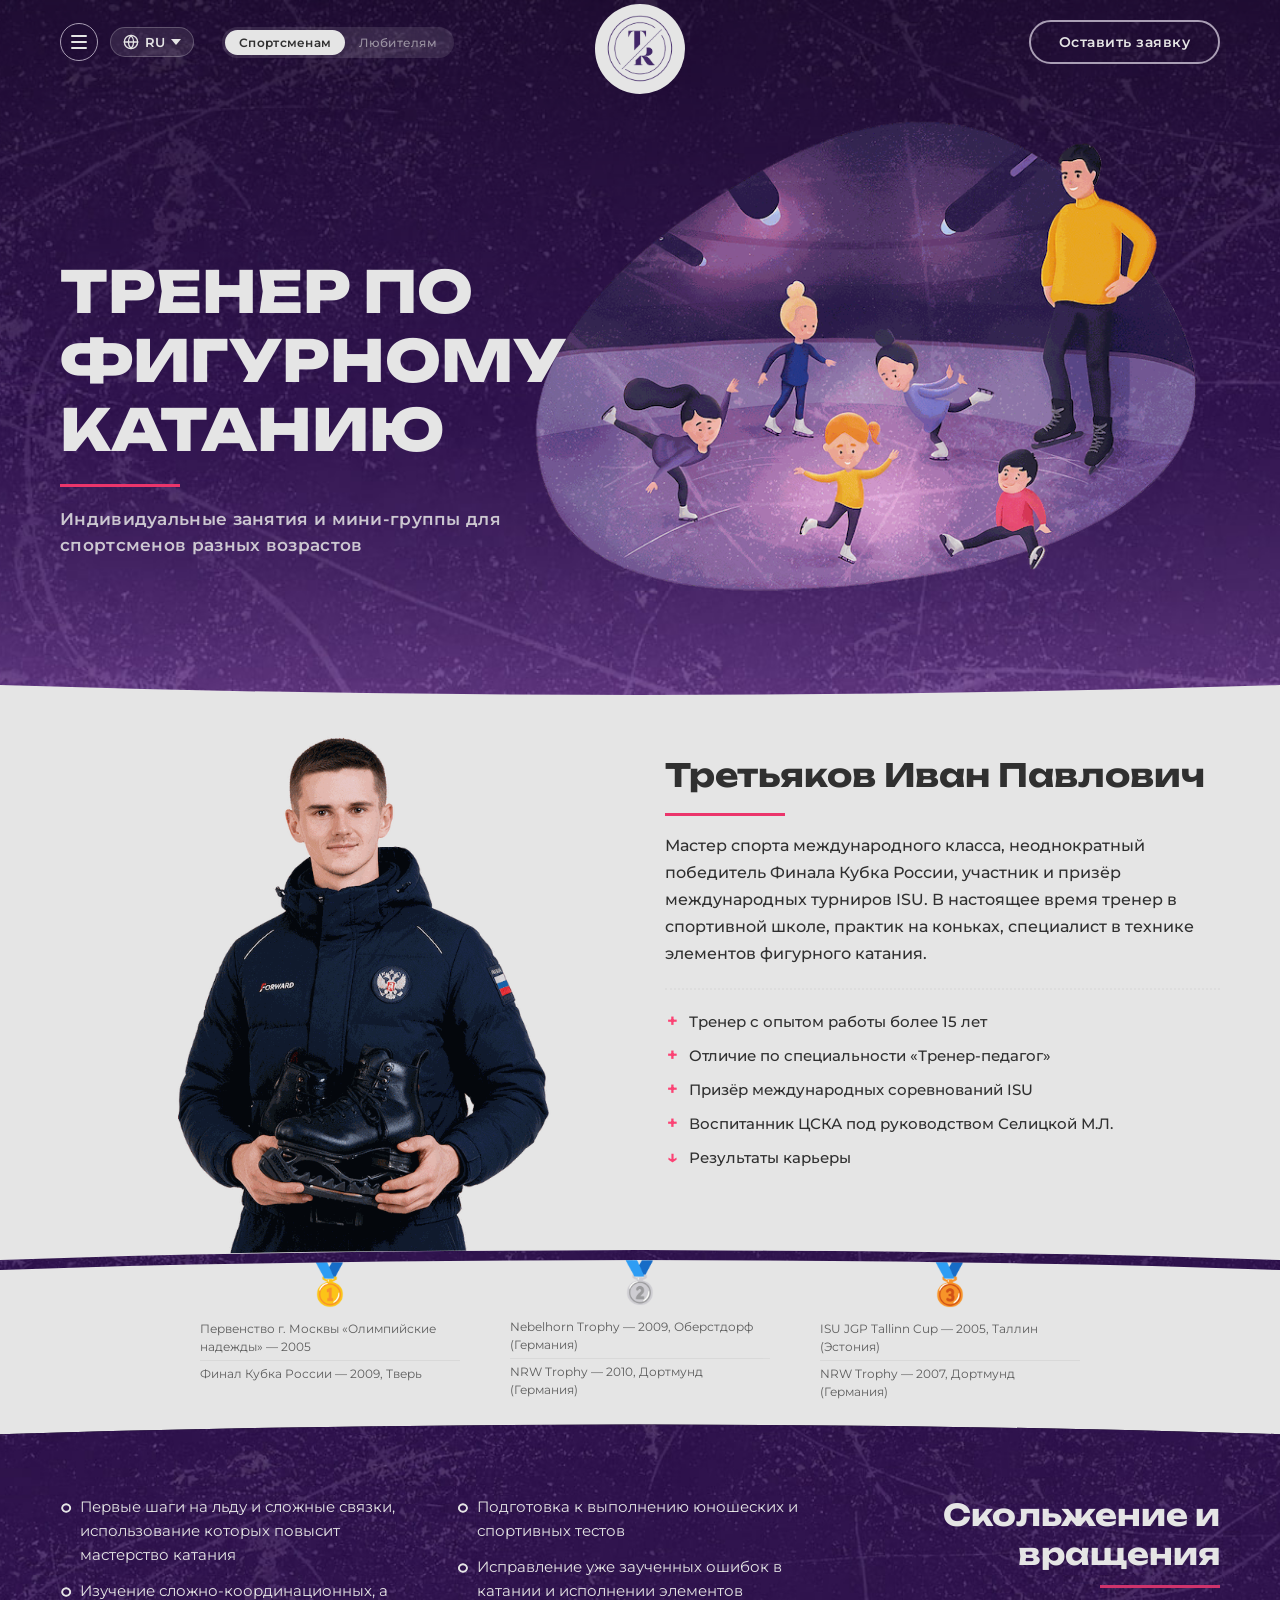
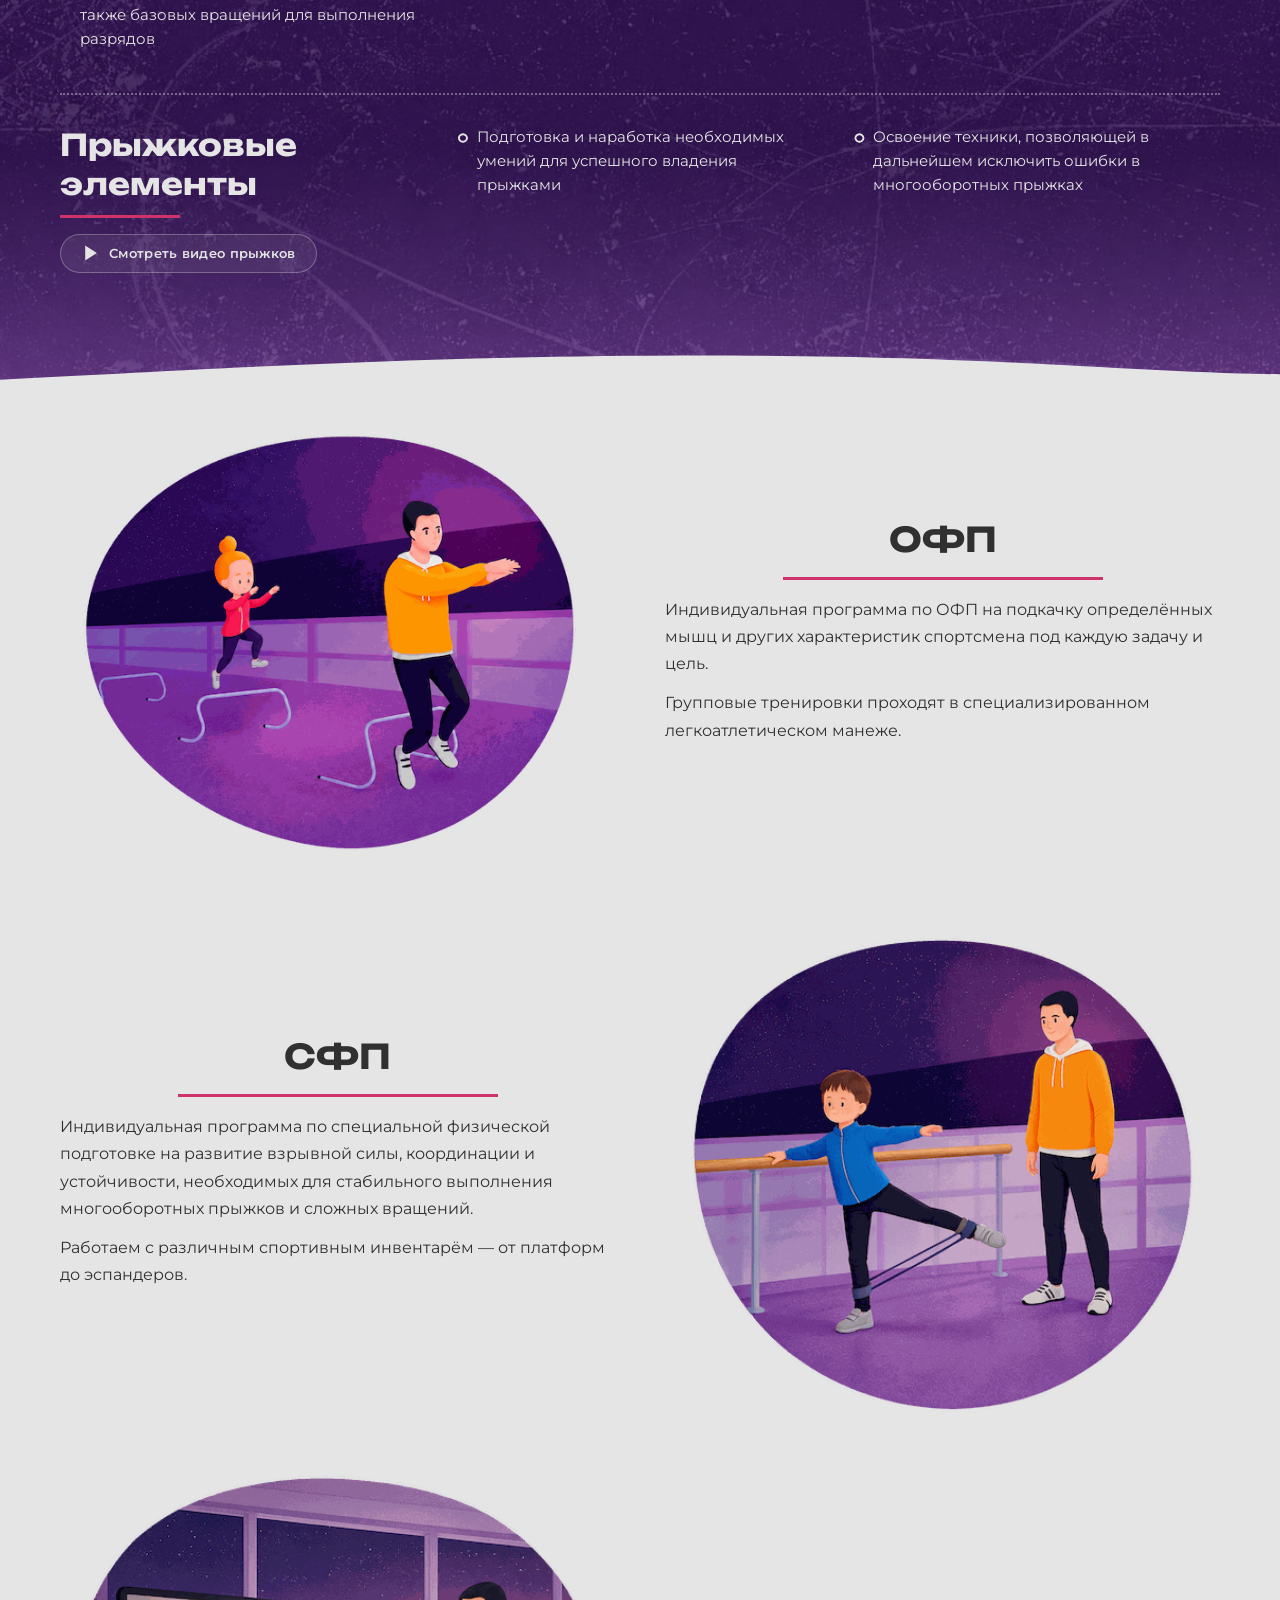
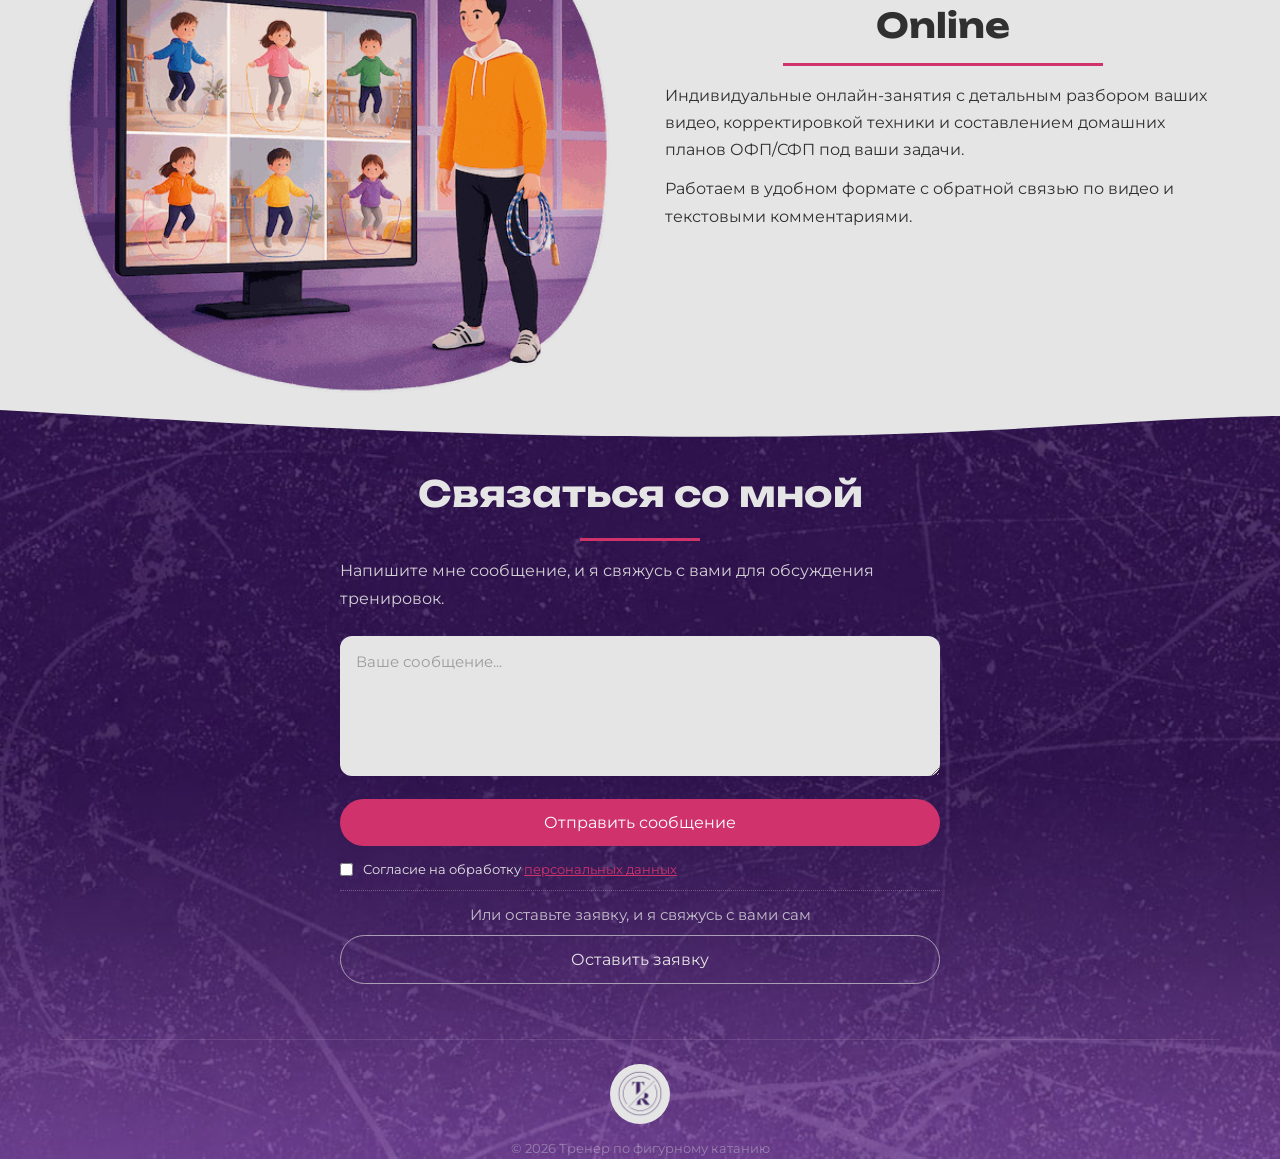
<file: index.html>
<!DOCTYPE html>
<html lang="ru">
<head>
  <meta charset="UTF-8">
  <meta name="viewport" content="width=device-width, initial-scale=1.0">
  <title>Третьяков Иван Павлович — Тренер по фигурному катанию</title>
  <meta name="description" content="Индивидуальные занятия и мини-группы по фигурному катанию. Тренер с опытом более 15 лет.">
  <meta name="keywords" content="тренер по фигурному катанию, фигурное катание, занятия на льду, индивидуальные тренировки, фигурное катание для взрослых, фигурное катание для детей, Третьяков Иван Павлович">
  <meta name="yandex-verification" content="0403a547cc320536">
  <meta name="google-site-verification" content="aSOWTiANiKYP_I5bMEklJiPYGCeZXoVBKf2HNgmAblw">
  <link rel="canonical" href="https://tretyakov-coach.ru/">
  <link rel="alternate" href="https://tretyakov-coach.ru/" hreflang="ru">
  <link rel="alternate" href="https://tretyakov-coach.ru/" hreflang="en">
  <link rel="alternate" href="https://tretyakov-coach.ru/" hreflang="zh">
  <link rel="alternate" href="https://tretyakov-coach.ru/" hreflang="th">
  <link rel="alternate" href="https://tretyakov-coach.ru/" hreflang="x-default">
  <meta property="og:type" content="website">
  <meta property="og:title" content="Третьяков Иван Павлович — Тренер по фигурному катанию">
  <meta property="og:description" content="Индивидуальные занятия и мини-группы по фигурному катанию для спортсменов и любителей любого возраста.">
  <meta property="og:url" content="https://tretyakov-coach.ru/">
  <meta property="og:image" content="https://tretyakov-coach.ru/hero.png">
  <meta property="og:locale" content="ru_RU">
  <meta name="twitter:card" content="summary_large_image">
  <meta name="twitter:title" content="Третьяков Иван Павлович — Тренер по фигурному катанию">
  <meta name="twitter:description" content="Индивидуальные занятия и мини-группы по фигурному катанию для спортсменов и любителей любого возраста.">
  <meta name="twitter:image" content="https://tretyakov-coach.ru/hero.png">
  <script type="application/ld+json">
  {
    "@context": "https://schema.org",
    "@type": "Person",
    "name": "Третьяков Иван Павлович",
    "jobTitle": "Тренер по фигурному катанию",
    "description": "Мастер спорта международного класса, тренер по фигурному катанию с опытом более 15 лет.",
    "url": "https://tretyakov-coach.ru/",
    "sameAs": [],
    "image": "https://tretyakov-coach.ru/trainer.png",
    "knowsAbout": ["Figure Skating", "Coaching", "Sports Training"],
    "sport": "Figure Skating"
  }
  </script>
  <link rel="preconnect" href="https://fonts.googleapis.com">
  <link rel="preconnect" href="https://fonts.gstatic.com" crossorigin>
  <link href="https://fonts.googleapis.com/css2?family=Montserrat:wght@400;500;600;700&family=Unbounded:wght@700&display=swap" rel="stylesheet">
  <link rel="icon" href="logo-circle.png" type="image/png" sizes="90x90">
  <link rel="apple-touch-icon" href="logo-circle.png">
  <link rel="stylesheet" href="css/style.css">
  <script src="js/script.js" defer></script>
  <!-- Google tag (gtag.js) -->
  <script async src="https://www.googletagmanager.com/gtag/js?id=G-9GNCLWC8VE"></script>
  <script>window.dataLayer=window.dataLayer||[];function gtag(){dataLayer.push(arguments);}gtag('js',new Date());gtag('config','G-9GNCLWC8VE');</script>
  <!-- Yandex.Metrika counter -->
   <script>
    (function(m,e,t,r,i,k,a){m[i]=m[i]||function(){(m[i].a=m[i].a||[]).push(arguments)};m[i].l=1*new Date();for(var j=0;j<document.scripts.length;j++){if(document.scripts[j].src===r){return;}}k=e.createElement(t),a=e.getElementsByTagName(t)[0],k.async=1,k.src=r,a.parentNode.insertBefore(k,a)})(window,document,'script','https://mc.yandex.ru/metrika/tag.js?id=111186681','ym');ym(111186681,'init',{ssr:true,webvisor:true,clickmap:true,ecommerce:"dataLayer",referrer:document.referrer,url:location.href,accurateTrackBounce:true,trackLinks:true});
  </script>
  <!-- /Yandex.Metrika counter -->
</head>
<body>
<noscript><img src="https://mc.yandex.ru/watch/111186681" style="position:absolute;left:-9999px;" alt=""></noscript>

<svg style="position: absolute; width: 0; height: 0;" aria-hidden="true">
  <defs>
    <clipPath id="clip-hero" clipPathUnits="objectBoundingBox">
      <path d="M 0,0 L 1,0 L 1,1 Q 0.5,0.97 0,1 Z"/>
    </clipPath>
    <clipPath id="clip-trainer-rev" clipPathUnits="objectBoundingBox">
      <path d="M 0,0 Q 0.5,0.03 1,0 L 1,0.97 Q 0.5,1 0,0.97 Z"/>
    </clipPath>
    <clipPath id="clip-skating-rev" clipPathUnits="objectBoundingBox">
      <path d="M 0,0.03 Q 0.5,0 1,0.03 L 1,0.96 C 0.87,0.965 0.78,0.995 0.55,0.995 C 0.32,0.995 0.13,0.965 0,0.95 Z"/>
    </clipPath>
    <clipPath id="clip-trainer" clipPathUnits="objectBoundingBox">
      <path d="M 0,0 Q 0.5,0.03 1,0 L 1,1 Q 0.5,0.94 0,1 Z"/>
    </clipPath>
    <clipPath id="clip-skating" clipPathUnits="objectBoundingBox">
      <path d="M 0,0 Q 0.5,0.06 1,0 L 1,0.96 C 0.87,0.965 0.78,0.995 0.55,0.995 C 0.32,0.995 0.13,0.965 0,0.95 Z"/>
    </clipPath>
    <clipPath id="clip-ofp" clipPathUnits="objectBoundingBox">
      <path d="M 0,0.05 C 0.13,0.035 0.32,0.005 0.55,0.005 C 0.78,0.005 0.87,0.035 1,0.04 L 1,1 Q 0.5,0.94 0,1 Z"/>
    </clipPath>
    <clipPath id="clip-contacts" clipPathUnits="objectBoundingBox">
      <path d="M 0,0.05 C 0.13,0.035 0.32,0.005 0.55,0.005 C 0.78,0.005 0.87,0.035 1,0.04 L 1,1 L 0,1 Z"/>
    </clipPath>
    <clipPath id="clip-img-curve" clipPathUnits="objectBoundingBox">
      <path d="M 0,0 L 1,0 L 1,0.97 Q 0.5,1 0,0.97 Z"/>
    </clipPath>
    <clipPath id="clip-wave-mob" clipPathUnits="objectBoundingBox">
      <path d="M 0,0.03 Q 0.5,0 1,0.03 L 1,0.92 Q 0.5,0.98 0,0.9 Z"/>
    </clipPath>
    <clipPath id="clip-wave-mob-sk" clipPathUnits="objectBoundingBox">
      <path d="M 0,0 Q 0.5,0.06 1,0 L 1,0.92 Q 0.5,0.98 0,0.9 Z"/>
    </clipPath>
    <clipPath id="clip-wave-mob-top" clipPathUnits="objectBoundingBox">
      <path d="M 0,0.08 Q 0.5,0.02 1,0.1 L 1,1 Q 0.5,0.94 0,1 Z"/>
    </clipPath>
    <clipPath id="clip-wave-mob-ct" clipPathUnits="objectBoundingBox">
      <path d="M 0,0.08 Q 0.5,0.02 1,0.1 L 1,1 L 0,1 Z"/>
    </clipPath>
    <clipPath id="clip-mob-top-only" clipPathUnits="objectBoundingBox">
      <path d="M 0,0.03 Q 0.5,0 1,0.03 L 1,1 L 0,1 Z"/>
    </clipPath>
    <clipPath id="clip-mob-top-sk" clipPathUnits="objectBoundingBox">
      <path d="M 0,0 Q 0.5,0.06 1,0 L 1,1 L 0,1 Z"/>
    </clipPath>
    <clipPath id="clip-wave-top-only" clipPathUnits="objectBoundingBox">
      <path d="M 0,0.05 C 0.13,0.035 0.32,0.005 0.55,0.005 C 0.78,0.005 0.87,0.035 1,0.04 L 1,1 L 0,1 Z"/>
    </clipPath>
    <clipPath id="clip-wave-bot-only" clipPathUnits="objectBoundingBox">
      <path d="M 0,0 L 1,0 L 1,0.96 C 0.87,0.965 0.78,0.995 0.55,0.995 C 0.32,0.995 0.13,0.965 0,0.95 Z"/>
    </clipPath>
  </defs>
</svg>

  <!-- ============================== -->
  <!-- HERO (header + hero together)  -->
  <!-- ============================== -->
  <section class="hero-section section section-bg-ice curve-hero" id="hero">

    <!-- HEADER -->
    <header class="hero-header">
      <div class="container">
        <div class="header-left">
          <button class="hamburger" id="hamburgerBtn" aria-label="Меню">
            <span></span>
            <span></span>
            <span></span>
          </button>
          <div class="lang-dropdown" id="langDropdown">
            <button class="lang-current" id="langCurrent">
              <svg width="16" height="16" viewBox="0 0 24 24" fill="none" stroke="currentColor" stroke-width="2" stroke-linecap="round" stroke-linejoin="round"><circle cx="12" cy="12" r="10"/><line x1="2" y1="12" x2="22" y2="12"/><path d="M12 2a15.3 15.3 0 0 1 4 10 15.3 15.3 0 0 1-4 10 15.3 15.3 0 0 1-4-10 15.3 15.3 0 0 1 4-10z"/></svg>
              <span>RU</span>
              <svg class="lang-arrow" width="10" height="6" viewBox="0 0 10 6" fill="currentColor"><path d="M0 0l5 6 5-6z"/></svg>
            </button>
            <div class="lang-list">
              <a href="#" data-lang="ru" class="active">Русский</a>
              <a href="#" data-lang="en">English</a>
              <a href="#" data-lang="zh">中文</a>
              <a href="#" data-lang="th">ไทย</a>
              <a href="#" data-lang="fr">Français</a>
            </div>
          </div>
          <div class="site-toggle">
            <button class="toggle-btn active" data-mode="pro" data-i18n="toggle-pro">Спортсменам</button>
            <button class="toggle-btn" data-mode="amateur" data-i18n="toggle-amateur">Любителям</button>
          </div>
        </div>
        <div class="logo-wrapper">
          <div class="logo-bg"></div>
          <img src="logo-circle.png" alt="Логотип" class="logo-img" width="90" height="90">
        </div>
        <button class="header-btn" data-modal-open data-i18n="header-btn">Оставить заявку</button>
      </div>
    </header>

    <!-- FULLSCREEN MENU -->
    <div class="menu-overlay" id="menuOverlay">
      <button class="menu-close" id="menuClose">&times;</button>
      <nav class="menu-nav">
        <a href="#trainer" class="menu-link" data-i18n="menu-trainer">Тренер</a>
        <a href="#skating" class="menu-link" data-i18n="menu-skating">Лёд</a>
        <a href="#ofp" class="menu-link" data-i18n="menu-ofp">ОФП</a>
        <a href="#sfp" class="menu-link" data-i18n="menu-sfp">СФП</a>
        <a href="#online" class="menu-link" data-i18n="menu-online">Online</a>
        <a href="#contacts" class="menu-link" data-i18n="menu-contacts">Контакты</a>
      </nav>
    </div>

    <!-- HERO MAIN CONTENT -->
    <div class="hero-main">
      <div class="container">
        <div class="hero-text">
          <h1 data-i18n="hero-title">Тренер по фигурному катанию</h1>
          <div class="hero-stripe"></div>
          <h2 data-i18n="hero-sub">Индивидуальные занятия и мини‑группы для спортсменов разных возрастов</h2>
        </div>
        <div class="hero-image">
          <img src="hero.png" alt="Фигурист" data-img="hero" width="724" height="724" fetchpriority="high">
        </div>
      </div>
    </div>
  </section>

  <!-- ============================== -->
  <!-- TRAINER SECTION                -->
  <!-- ============================== -->
  <section class="trainer-section section curve-trainer-rev" id="trainer">
    <div class="container">
      <div class="trainer-grid">
        <div class="trainer-image">
          <img src="trainer.png" alt="Третьяков Иван Павлович" width="724" height="724" loading="lazy">
        </div>
        <div class="trainer-content">
          <div class="trainer-text">
            <h2>Третьяков Иван Павлович</h2>
            <div class="trainer-stripe"></div>
            <p data-i18n="trainer-text">Мастер спорта международного класса, неоднократный победитель Финала Кубка России, участник и призёр международных турниров ISU. В настоящее время тренер в спортивной школе, практик на коньках, специалист в технике элементов фигурного катания.</p>
          </div>
          <div class="trainer-divider"></div>
          <ul class="trainer-list">
            <li><span>Тренер с опытом работы более 15 лет</span></li>
            <li><span>Отличие по специальности «Тренер-педагог»</span></li>
            <li><span>Призёр международных соревнований ISU</span></li>
            <li><span>Воспитанник ЦСКА под руководством Селицкой М.Л.</span></li>
            <li class="trainer-list-arrow"><span data-i18n="career-title">Результаты карьеры</span></li>
          </ul>
        </div>
      </div>
    </div>
  </section>

  <div class="curve-strip">
    <div class="container">
      <div class="strip-medals" id="medalCarousel">
        <div class="medal-col medal-slide active">
          <div class="medal-icon">🥇</div>
          <ul class="medal-list">
            <li data-i18n="medal-1">Первенство г. Москвы «Олимпийские надежды» — 2005</li>
            <li data-i18n="medal-2">Финал Кубка России — 2009, Тверь</li>
          </ul>
        </div>
        <div class="medal-col medal-slide">
          <div class="medal-icon">🥈</div>
          <ul class="medal-list">
            <li data-i18n="medal-3">Nebelhorn Trophy — 2009, Оберстдорф (Германия)</li>
            <li data-i18n="medal-4">NRW Trophy — 2010, Дортмунд (Германия)</li>
          </ul>
        </div>
        <div class="medal-col medal-slide">
          <div class="medal-icon">🥉</div>
          <ul class="medal-list">
            <li data-i18n="medal-5">ISU JGP Tallinn Cup — 2005, Таллин (Эстония)</li>
            <li data-i18n="medal-6">NRW Trophy — 2007, Дортмунд (Германия)</li>
          </ul>
        </div>
        <div class="medal-nav" id="medalNav">
          <button class="medal-arrow medal-arrow--left" id="medalLeft">←</button>
          <div class="medal-dots" id="medalDots">
            <span class="medal-dot active"></span>
            <span class="medal-dot"></span>
            <span class="medal-dot"></span>
          </div>
          <button class="medal-arrow medal-arrow--right" id="medalRight">→</button>
        </div>
      </div>
    </div>
  </div>

  <!-- ============================== -->
  <!-- SKATING SECTION                -->
  <!-- ============================== -->
  <section class="skating-section section-bg-ice section curve-skating-rev" id="skating">
    <div class="container">
      <!-- Upper part: скольжение и вращения -->
      <div class="skating-content">
        <div class="skating-col">
          <ul class="skating-list">
            <li>Первые шаги на льду и сложные связки, использование которых повысит мастерство катания</li>
            <li>Изучение сложно-координационных, а также базовых вращений для выполнения разрядов</li>
          </ul>
        </div>
        <div class="skating-col">
          <ul class="skating-list">
            <li>Подготовка к выполнению юношеских и спортивных тестов</li>
            <li>Исправление уже заученных ошибок в катании и исполнении элементов</li>
          </ul>
        </div>
        <div class="skating-col">
          <h2>Скольжение и вращения</h2>
          <div class="skating-stripe skating-stripe--right"></div>
        </div>
      </div>

      <div class="skating-divider"></div>

      <!-- Lower part: прыжковые элементы -->
      <div class="skating-content">
        <div class="skating-col">
          <h2>Прыжковые элементы</h2>
          <div class="skating-stripe skating-stripe--left"></div>
          <a href="#" class="video-link">
            <svg width="20" height="20" viewBox="0 0 24 24" fill="none" stroke="currentColor" stroke-width="2" stroke-linecap="round" stroke-linejoin="round">
              <polygon points="5 3 19 12 5 21 5 3" fill="currentColor" stroke="none"/>
            </svg>
            <span data-i18n="video-link">Смотреть видео прыжков</span>
          </a>
        </div>
        <div class="skating-col">
          <ul class="skating-list">
            <li>Подготовка и наработка необходимых умений для успешного владения прыжками</li>
          </ul>
        </div>
        <div class="skating-col">
          <ul class="skating-list">
            <li>Освоение техники, позволяющей в дальнейшем исключить ошибки в многооборотных прыжках</li>
          </ul>
        </div>
      </div>
    </div>
  </section>

  <!-- ============================== -->
  <!-- OFP SECTION                    -->
  <!-- ============================== -->
  <section class="section section-bg-light curve-ofp-top" id="ofp">
    <div class="container">
      <div class="ofp-grid">
        <div class="ofp-image">
          <img src="ofp.png" alt="ОФП" data-img="ofp" width="612" height="559" loading="lazy">
        </div>
        <div class="ofp-content">
          <h2>ОФП</h2>
          <div class="wide-stripe"></div>
          <p>Индивидуальная программа по ОФП на подкачку определённых мышц и других характеристик спортсмена под каждую задачу и цель.</p>
          <p>Групповые тренировки проходят в специализированном легкоатлетическом манеже.</p>
        </div>
      </div>
    </div>
  </section>

  <!-- ============================== -->
  <!-- SFP SECTION                    -->
  <!-- ============================== -->
  <section class="section section-bg-light curve-flat" id="sfp">
    <div class="container">
      <div class="sfp-grid">
        <div class="sfp-content">
          <h2>СФП</h2>
          <div class="wide-stripe wide-stripe--center"></div>
          <p>Индивидуальная программа по специальной физической подготовке на развитие взрывной силы, координации и устойчивости, необходимых для стабильного выполнения многооборотных прыжков и сложных вращений.</p>
          <p>Работаем с различным спортивным инвентарём — от платформ до эспандеров.</p>
        </div>
        <div class="sfp-image">
          <img src="sfp.png" alt="СФП" data-img="sfp">
        </div>
      </div>
    </div>
  </section>

  <!-- ============================== -->
  <!-- ONLINE SECTION                 -->
  <!-- ============================== -->
  <section class="section section-bg-light curve-online-bot" id="online">
    <div class="container">
      <div class="online-grid">
        <div class="online-image">
          <img src="online.png" alt="Online" data-img="online" width="524" height="524" loading="lazy">
        </div>
        <div class="online-content">
          <h2>Online</h2>
          <div class="wide-stripe"></div>
          <p>Индивидуальные онлайн-занятия с детальным разбором ваших видео, корректировкой техники и составлением домашних планов ОФП/СФП под ваши задачи.</p>
          <p>Работаем в удобном формате с обратной связью по видео и текстовыми комментариями.</p>
        </div>
      </div>
    </div>
  </section>

  <!-- ============================== -->
  <!-- CONTACTS + FOOTER WRAPPER      -->
  <!-- ============================== -->
  <div class="contacts-footer-wrap section-bg-ice">
  <!-- ============================== -->
  <!-- CONTACTS SECTION               -->
  <!-- ============================== -->
  <section class="section curve-contacts" id="contacts">
    <div class="container">
      <div class="contacts-single">
        <h2>Связаться со мной</h2>
        <div class="contacts-stripe"></div>
        <p class="contacts-desc">Напишите мне сообщение, и я свяжусь с вами для обсуждения тренировок.</p>
        <form id="contactsForm">
          <textarea class="contacts-textarea" placeholder="Ваше сообщение..." aria-label="Сообщение"></textarea>
          <button type="submit" class="contacts-btn contacts-btn--primary" data-i18n="contacts-submit">Отправить сообщение</button>
          <label class="contacts-checkbox">
            <input type="checkbox" required>
            <span data-i18n="contacts-consent">Согласие на обработку <a href="privacy.html" target="_blank">персональных данных</a></span>
          </label>
        </form>
        <div class="contacts-divider"></div>
        <p class="contacts-callout" data-i18n="contacts-callout">Или оставьте заявку, и я свяжусь с вами сам</p>
        <button class="contacts-btn contacts-btn--outline" data-modal-open data-i18n="contacts-btn">Оставить заявку</button>
      </div>
    </div>
  </section>

  <!-- ============================== -->
  <!-- FOOTER                         -->
  <!-- ============================== -->
  <footer class="footer">
    <div class="container">
      <div class="footer-divider"></div>
      <div class="footer-bottom">
        <a href="#hero" class="footer-logo">
          <div class="footer-logo-bg"></div>
          <img src="logo-circle.png" alt="Логотип" width="60" height="60">
        </a>
        <div class="footer-copy" data-i18n="footer-copy">© 2026 Тренер по фигурному катанию</div>
      </div>
    </div>
  </footer>
  </div>

  <!-- ============================== -->
  <!-- MODAL                          -->
  <!-- ============================== -->
  <div class="modal-overlay" id="modalOverlay">
    <div class="modal">
      <button class="modal-close" id="modalClose" aria-label="Закрыть">&times;</button>
      <h3 data-i18n="modal-title">Оставить заявку</h3>
      <form class="modal-form" id="modalForm">
        <input type="text" class="modal-input" id="modalName" placeholder="Имя" required data-i18n="modal-name">
        <input type="tel" class="modal-input" id="modalPhone" placeholder="Телефон" required data-i18n="modal-phone">
        <input type="email" class="modal-input" id="modalEmail" placeholder="Email" required data-i18n="modal-email">
        <label class="checkbox-wrap">
          <input type="checkbox" id="modalConsent" required>
          <span data-i18n="modal-consent">Согласие на обработку <a href="privacy.html" target="_blank">персональных данных</a></span>
        </label>
        <button type="submit" class="modal-submit" data-i18n="modal-submit">Отправить заявку</button>
      </form>
    </div>
  </div>

  <!-- ========== VIDEO MODAL ========== -->
  <div class="modal-overlay" id="videoModal">
    <div class="modal modal--video">
      <button class="modal-close" id="videoClose">&times;</button>
      <h3 data-i18n="video-title">Видео прыжков</h3>
      <div class="video-grid">
        <div class="video-item">
          <video src="4s.mp4" controls preload="none"></video>
          <p data-i18n="video-4s">4S (четверной сальхов)</p>
        </div>
        <div class="video-item">
          <video src="3lz.mp4" controls preload="none"></video>
          <p data-i18n="video-3lz">3Lz (тройной лутц)</p>
        </div>
      </div>
    </div>
  </div>

  <!-- Script moved to head with defer -->
</body>
</html>
</file>
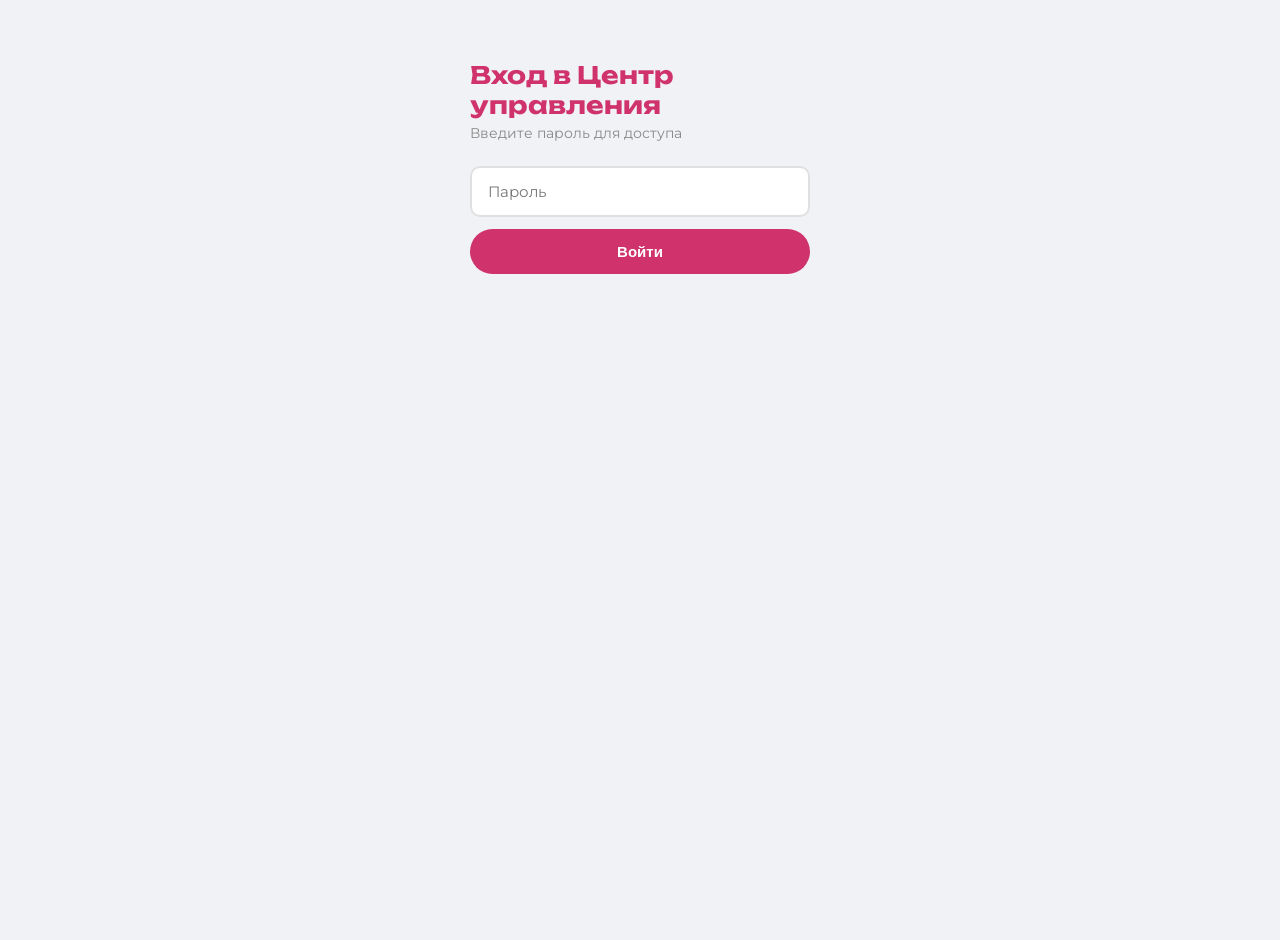
<file: admin.html>
<!DOCTYPE html><html lang="ru"><head><meta charset="UTF-8"><meta name="viewport" content="width=device-width,initial-scale=1.0"><title>Центр управления</title><meta name="robots" content="noindex,nofollow"><link rel="preconnect" href="https://fonts.googleapis.com"><link rel="preconnect" href="https://fonts.gstatic.com" crossorigin><link href="https://fonts.googleapis.com/css2?family=Montserrat:wght@400;500;600;700&family=Unbounded:wght@700&display=swap" rel="stylesheet"><style>
*{box-sizing:border-box;margin:0;padding:0}
body{font-family:'Montserrat',Arial,sans-serif;background:#f0f2f5;color:#1a1a2e;min-height:100vh}
.login-wrap{max-width:380px;width:100%;padding:20px;margin:40px auto}
.login-wrap h1{font-family:'Unbounded',sans-serif;font-size:24px;margin-bottom:4px;color:#D0336C}
.login-wrap p{font-size:14px;color:#888;margin-bottom:24px}
.login-input{width:100%;padding:14px 16px;font-family:inherit;font-size:15px;border:2px solid #e0e0e0;border-radius:10px;background:#fff;color:#1a1a2e;outline:none;margin-bottom:12px;transition:border-color .3s}
.login-input:focus{border-color:#D0336C}
.login-btn{width:100%;padding:14px;background:#D0336C;color:#fff;border:none;border-radius:25px;font-size:15px;font-weight:600;cursor:pointer;transition:background .3s}
.login-btn:hover{background:#b82c5e}
.login-error{color:#D0336C;font-size:13px;margin-top:10px;text-align:center;display:none}
.header{background:#fff;border-bottom:1px solid #e8e8e8;padding:16px 24px;display:flex;align-items:center;justify-content:space-between;flex-wrap:wrap;gap:12px}
.header h1{font-family:'Unbounded',sans-serif;font-size:18px;color:#1a1a2e;letter-spacing:1px}
.header h1 span{color:#D0336C}
.header-actions{display:flex;gap:8px;flex-wrap:wrap}
.header-btn{padding:8px 18px;border-radius:20px;font-size:13px;font-weight:600;cursor:pointer;transition:all .3s;border:none;font-family:inherit}
.header-btn.primary{background:#D0336C;color:#fff}
.header-btn.primary:hover{background:#b82c5e}
.header-btn.secondary{background:#f0f2f5;color:#555}
.header-btn.secondary:hover{background:#e0e0e0}
.dashboard{padding:24px;max-width:1200px;margin:0 auto}
.stats-grid{display:grid;grid-template-columns:repeat(auto-fit,minmax(200px,1fr));gap:16px;margin-bottom:24px}
.stat-card{background:#fff;border-radius:14px;padding:20px;border:1px solid #e8e8e8;position:relative;overflow:hidden}
.stat-card::before{content:'';position:absolute;top:0;left:0;right:0;height:3px;background:#D0336C;opacity:.5}
.stat-card .stat-value{font-size:28px;font-weight:700;color:#1a1a2e;font-family:'Unbounded',sans-serif}
.stat-card .stat-label{font-size:12px;color:#999;margin-top:4px;text-transform:uppercase;letter-spacing:1px}
.tabs{display:flex;gap:4px;margin-bottom:20px;background:#fff;border-radius:12px;padding:4px;border:1px solid #e8e8e8;flex-wrap:wrap}
.tab{padding:10px 20px;border-radius:10px;font-size:13px;font-weight:600;cursor:pointer;transition:all .3s;background:transparent;color:#888;border:none;font-family:inherit}
.tab:hover{color:#1a1a2e;background:#f5f5f5}
.tab.active{background:#D0336C;color:#fff}
.card{background:#fff;border-radius:14px;padding:20px;margin-bottom:14px;border:1px solid #e8e8e8}
.card-header{display:flex;justify-content:space-between;align-items:center;margin-bottom:10px}
.card-name{font-size:16px;font-weight:600;color:#1a1a2e}
.card-date{font-size:12px;color:#aaa}
.card-row{display:flex;gap:8px;margin-bottom:4px;font-size:14px}
.card-label{color:#999;min-width:80px}
.card-value{color:#1a1a2e}
.empty{text-align:center;padding:60px 20px;color:#999}
.loading{text-align:center;padding:60px;color:#999}
.error{text-align:center;padding:60px;color:#D0336C}
</style></head><body>
<div class="login-wrap" id="loginWrap">
  <h1>Вход в Центр управления</h1>
  <p>Введите пароль для доступа</p>
  <input type="password" class="login-input" id="passInput" placeholder="Пароль" onkeydown="if(event.key==='Enter')checkPass()">
  <button class="login-btn" onclick="checkPass()">Войти</button>
  <div class="login-error" id="loginError">Неверный пароль</div>
</div>
<div id="dashboardWrap" style="display:none">
  <div class="header">
    <h1>Tretyakov Coach · Центр управления</h1>
    <div class="header-actions">
      <button class="header-btn primary" onclick="load()">Обновить</button>
      <button class="header-btn secondary" onclick="logout()">Выйти</button>
    </div>
  </div>
  <div class="dashboard">
    <div class="stats-grid">
      <div class="stat-card"><div class="stat-value" id="statApps">0</div><div class="stat-label">Заявок</div></div>
      <div class="stat-card"><div class="stat-value" id="statDrafts">0</div><div class="stat-label">Черновиков</div></div>
    </div>
    <div class="tabs">
      <button class="tab active" onclick="switchTab('apps',this)">Заявки</button>
      <button class="tab" onclick="switchTab('drafts',this)">Черновики</button>
    </div>
    <div id="app"><div class="loading">Загрузка...</div></div>
  </div>
</div>
<script>
var tgToken = atob('ODg4MDMzNDAzNTpBQUhTZ0I4Z0NMTVM3OUJ3aEluOFpzU01RU0ZtWFpFTE1WWQ==');
var chatId = '1163907662';
var currentTab = 'apps';

function checkPass(){
  var p = document.getElementById('passInput').value;
  if (p === '3755') {
    document.getElementById('loginWrap').style.display = 'none';
    document.getElementById('dashboardWrap').style.display = 'block';
    document.cookie = 'admin_auth=1;path=/;max-age=' + (86400*7);
    load();
  } else {
    document.getElementById('loginError').style.display = 'block';
  }
}

function logout(){
  document.cookie = 'admin_auth=;path=/;max-age=0';
  document.getElementById('dashboardWrap').style.display = 'none';
  document.getElementById('loginWrap').style.display = 'block';
  document.getElementById('passInput').value = '';
  document.getElementById('loginError').style.display = 'none';
}

if (document.cookie.indexOf('admin_auth=1') >= 0) {
  document.getElementById('loginWrap').style.display = 'none';
  document.getElementById('dashboardWrap').style.display = 'block';
  load();
}

function switchTab(tab, btn) {
  currentTab = tab;
  var btns = document.querySelectorAll('.tab');
  for (var i = 0; i < btns.length; i++) btns[i].classList.remove('active');
  btn.classList.add('active');
  load();
}

function escapeHtml(t) {
  var d = document.createElement('div');
  d.textContent = t;
  return d.innerHTML;
}

function formatDate(ts) {
  var d = new Date(ts * 1000);
  return d.toLocaleString('ru-RU');
}

function parseApp(text) {
  var lines = text.split('\n');
  var r = {name:'', phone:'', email:'', message:''};
  for (var i = 0; i < lines.length; i++) {
    var l = lines[i];
    if (l.indexOf('Имя:') === 0) r.name = l.substr(4).trim();
    if (l.indexOf('Телефон:') === 0) r.phone = l.substr(8).trim();
    if (l.indexOf('Email:') === 0) r.email = l.substr(6).trim();
    if (l.indexOf('Сообщение:') === 0) r.message = l.substr(10).trim();
  }
  return r;
}

async function load() {
  var app = document.getElementById('app');
  app.innerHTML = '<div class="loading">Загрузка...</div>';
  try {
    var res = await fetch('https://api.telegram.org/bot' + tgToken + '/getUpdates');
    var d = await res.json();
    if (!d.ok) throw new Error(d.description);

    var all = [];
    for (var i = 0; i < d.result.length; i++) {
      var u = d.result[i];
      if (u.message && u.message.chat && String(u.message.chat.id) === chatId && u.message.text) {
        all.push(u);
      }
    }

    var apps = [];
    var draftsList = [];
    for (var i = 0; i < all.length; i++) {
      if (all[i].message.text.indexOf('\uD83D\uDCDD') === 0) {
        draftsList.push(all[i]);
      } else {
        apps.push(all[i]);
      }
    }

    document.getElementById('statApps').textContent = apps.length;
    document.getElementById('statDrafts').textContent = draftsList.length;

    if (currentTab === 'drafts') {
      if (draftsList.length === 0) {
        app.innerHTML = '<div class="empty"><h2>Нет черновиков</h2></div>';
        return;
      }
      var html = '';
      for (var i = draftsList.length - 1; i >= 0; i--) {
        var u = draftsList[i];
        html += '<div class="card"><div class="card-row" style="white-space:pre-wrap;font-size:13px">' + escapeHtml(u.message.text) + '</div><div class="card-date" style="text-align:right;margin-top:8px;color:#aaa;font-size:12px">' + formatDate(u.message.date) + '</div></div>';
      }
      app.innerHTML = html;
      return;
    }

    if (apps.length === 0) {
      app.innerHTML = '<div class="empty"><h2>Пока нет заявок</h2></div>';
      return;
    }

    var html = '';
    for (var i = apps.length - 1; i >= 0; i--) {
      var u = apps[i];
      var p = parseApp(u.message.text);
      html += '<div class="card"><div class="card-header"><div class="card-name">' + escapeHtml(p.name || 'Без имени') + '</div><div class="card-date">' + formatDate(u.message.date) + '</div></div><div class="card-row"><span class="card-label">Телефон</span><span class="card-value">' + escapeHtml(p.phone) + '</span></div><div class="card-row"><span class="card-label">Email</span><span class="card-value">' + escapeHtml(p.email) + '</span></div>';
      if (p.message && p.message !== '\u2014') {
        html += '<div class="card-row"><span class="card-label">Сообщение</span><span class="card-value">' + escapeHtml(p.message) + '</span></div>';
      }
      html += '</div>';
    }
    app.innerHTML = html;
  } catch(e) {
    app.innerHTML = '<div class="error">Ошибка: ' + escapeHtml(e.message) + '</div>';
  }
}
</script></body></html>
</file>
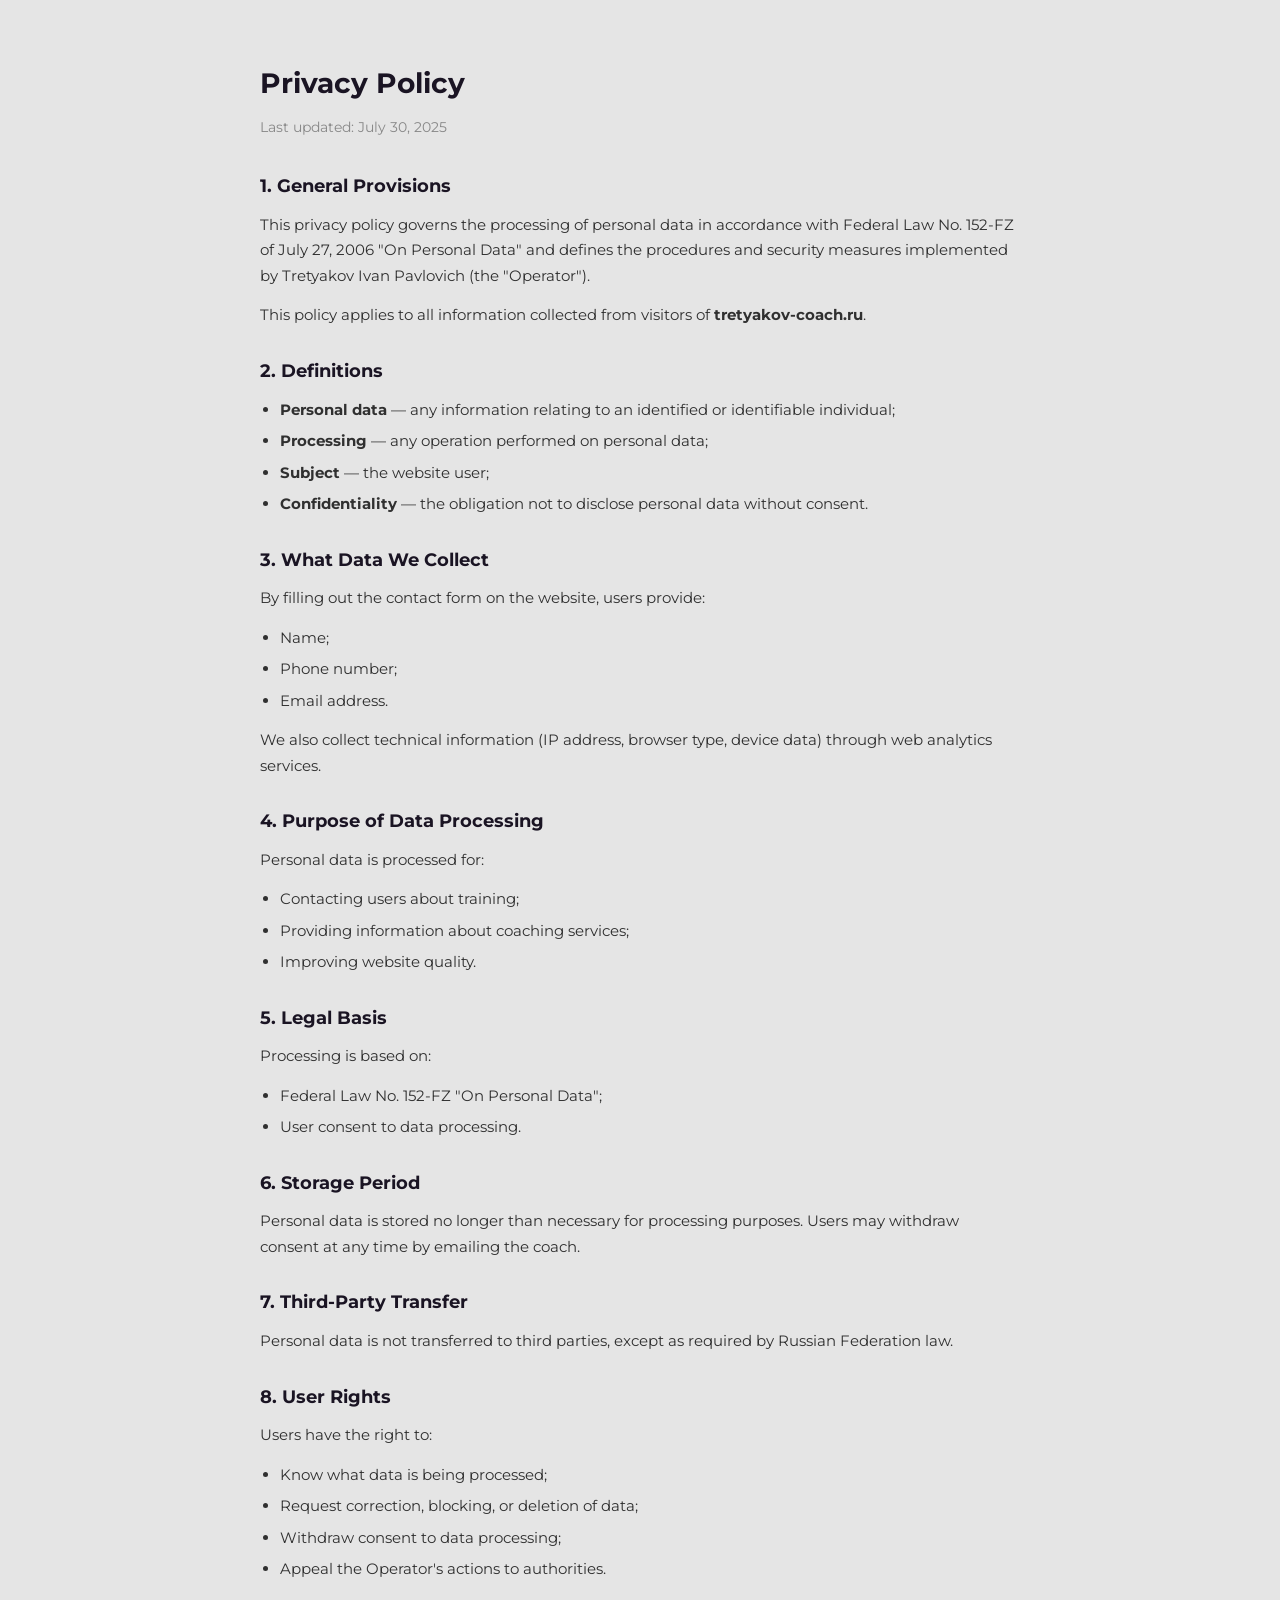
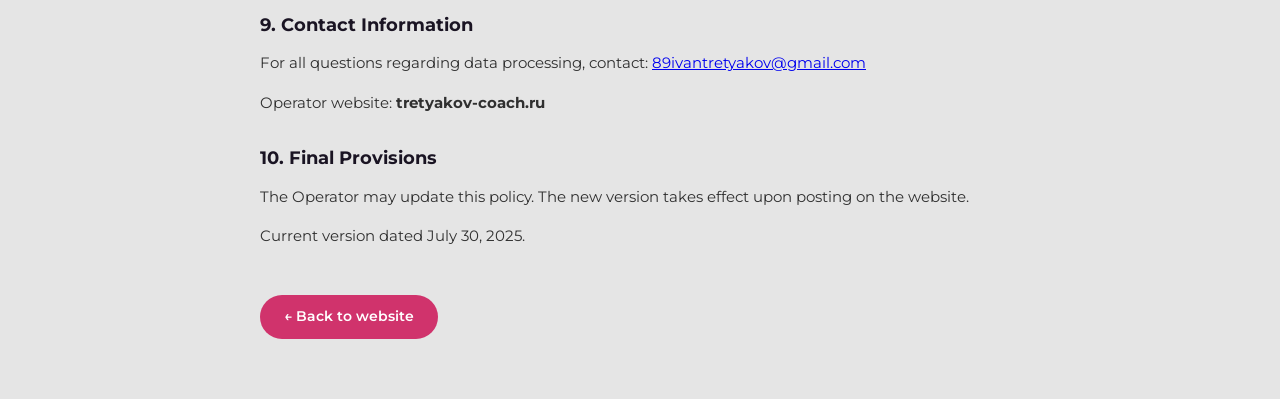
<file: privacy-en.html>
<!DOCTYPE html>
<html lang="en">
<head>
  <meta charset="UTF-8">
  <meta name="viewport" content="width=device-width, initial-scale=1.0">
  <title>Privacy Policy — Figure Skating Coach</title>
  <meta name="robots" content="noindex">
  <link rel="preconnect" href="https://fonts.googleapis.com">
  <link rel="preconnect" href="https://fonts.gstatic.com" crossorigin>
  <link href="https://fonts.googleapis.com/css2?family=Montserrat:wght@400;500;600;700&display=swap" rel="stylesheet">
  <style>
    * { box-sizing: border-box; margin: 0; padding: 0; }
    body { font-family: 'Montserrat', Arial, sans-serif; color: #303030; background: #E5E5E5; line-height: 1.7; }
    .container { max-width: 800px; margin: 0 auto; padding: 60px 20px; }
    h1 { font-family: 'Unbounded','Montserrat',sans-serif; font-size: 28px; margin-bottom: 8px; color: #1a1423; }
    .updated { font-size: 14px; color: #888; margin-bottom: 32px; }
    h2 { font-size: 18px; margin-top: 28px; margin-bottom: 10px; color: #1a1423; }
    p { margin-bottom: 14px; font-size: 15px; }
    ul { margin-bottom: 14px; padding-left: 20px; }
    li { margin-bottom: 6px; font-size: 15px; }
    .back { display:inline-block; margin-top:32px; padding:10px 24px; background:#D0336C; color:#fff; text-decoration:none; border-radius:25px; font-size:14px; font-weight:600; transition:background .3s; }
    .back:hover { background:#b82c5e; }
  </style>
</head>
<body>
<div class="container">
<h1>Privacy Policy</h1>
<p class="updated">Last updated: July 30, 2025</p>

<h2>1. General Provisions</h2>
<p>This privacy policy governs the processing of personal data in accordance with Federal Law No. 152-FZ of July 27, 2006 "On Personal Data" and defines the procedures and security measures implemented by Tretyakov Ivan Pavlovich (the "Operator").</p>
<p>This policy applies to all information collected from visitors of <strong>tretyakov-coach.ru</strong>.</p>

<h2>2. Definitions</h2>
<ul>
<li><strong>Personal data</strong> — any information relating to an identified or identifiable individual;</li>
<li><strong>Processing</strong> — any operation performed on personal data;</li>
<li><strong>Subject</strong> — the website user;</li>
<li><strong>Confidentiality</strong> — the obligation not to disclose personal data without consent.</li>
</ul>

<h2>3. What Data We Collect</h2>
<p>By filling out the contact form on the website, users provide:</p>
<ul>
<li>Name;</li>
<li>Phone number;</li>
<li>Email address.</li>
</ul>
<p>We also collect technical information (IP address, browser type, device data) through web analytics services.</p>

<h2>4. Purpose of Data Processing</h2>
<p>Personal data is processed for:</p>
<ul>
<li>Contacting users about training;</li>
<li>Providing information about coaching services;</li>
<li>Improving website quality.</li>
</ul>

<h2>5. Legal Basis</h2>
<p>Processing is based on:</p>
<ul>
<li>Federal Law No. 152-FZ "On Personal Data";</li>
<li>User consent to data processing.</li>
</ul>

<h2>6. Storage Period</h2>
<p>Personal data is stored no longer than necessary for processing purposes. Users may withdraw consent at any time by emailing the coach.</p>

<h2>7. Third-Party Transfer</h2>
<p>Personal data is not transferred to third parties, except as required by Russian Federation law.</p>

<h2>8. User Rights</h2>
<p>Users have the right to:</p>
<ul>
<li>Know what data is being processed;</li>
<li>Request correction, blocking, or deletion of data;</li>
<li>Withdraw consent to data processing;</li>
<li>Appeal the Operator's actions to authorities.</li>
</ul>

<h2>9. Contact Information</h2>
<p>For all questions regarding data processing, contact: <a href="mailto:89ivantretyakov@gmail.com">89ivantretyakov@gmail.com</a></p>
<p>Operator website: <strong>tretyakov-coach.ru</strong></p>

<h2>10. Final Provisions</h2>
<p>The Operator may update this policy. The new version takes effect upon posting on the website.</p>
<p>Current version dated July 30, 2025.</p>

<a href="index.html" class="back">← Back to website</a>
</div>
</body>
</html>
</file>
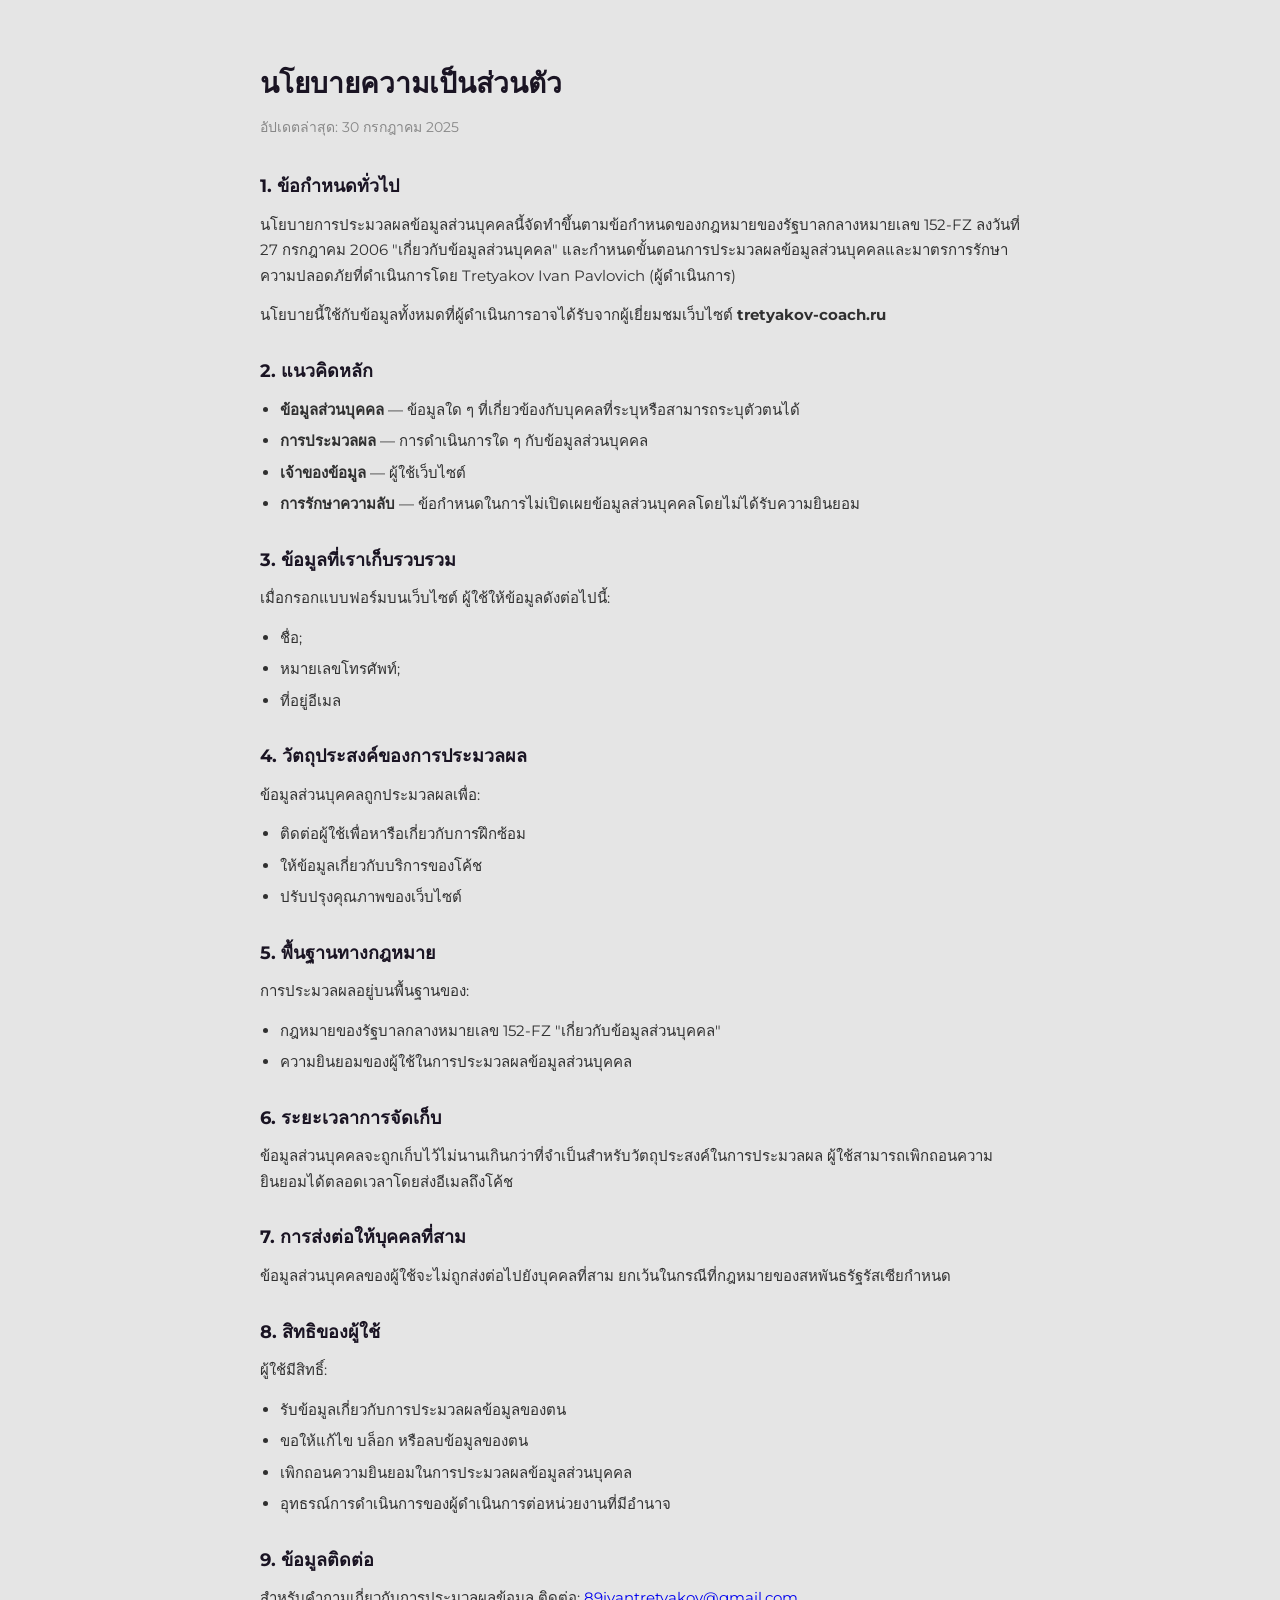
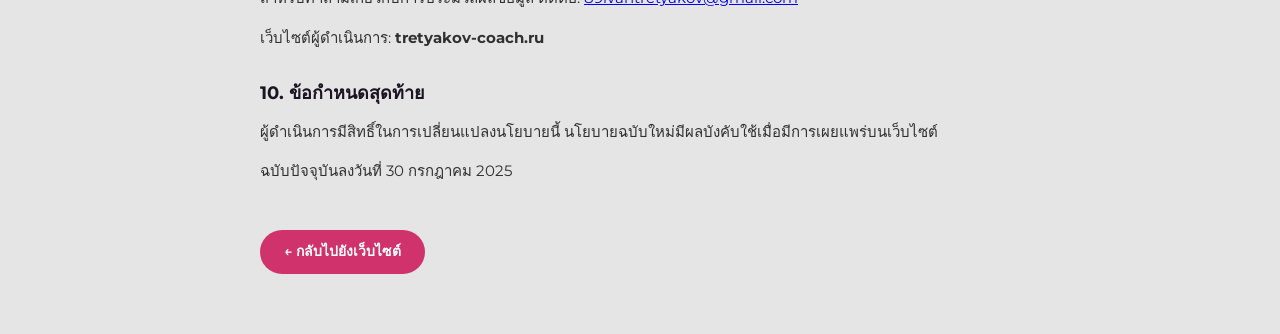
<file: privacy-th.html>
<!DOCTYPE html>
<html lang="th">
<head>
  <meta charset="UTF-8">
  <meta name="viewport" content="width=device-width, initial-scale=1.0">
  <title>นโยบายความเป็นส่วนตัว — โค้ชสเก็ตลีลา</title>
  <meta name="robots" content="noindex">
  <link rel="preconnect" href="https://fonts.googleapis.com">
  <link rel="preconnect" href="https://fonts.gstatic.com" crossorigin>
  <link href="https://fonts.googleapis.com/css2?family=Montserrat:wght@400;500;600;700&display=swap" rel="stylesheet">
  <style>
    * { box-sizing: border-box; margin: 0; padding: 0; }
    body { font-family: 'Montserrat', Arial, sans-serif; color: #303030; background: #E5E5E5; line-height: 1.7; }
    .container { max-width: 800px; margin: 0 auto; padding: 60px 20px; }
    h1 { font-family: 'Unbounded','Montserrat',sans-serif; font-size: 28px; margin-bottom: 8px; color: #1a1423; }
    .updated { font-size: 14px; color: #888; margin-bottom: 32px; }
    h2 { font-size: 18px; margin-top: 28px; margin-bottom: 10px; color: #1a1423; }
    p { margin-bottom: 14px; font-size: 15px; }
    ul { margin-bottom: 14px; padding-left: 20px; }
    li { margin-bottom: 6px; font-size: 15px; }
    .back { display:inline-block; margin-top:32px; padding:10px 24px; background:#D0336C; color:#fff; text-decoration:none; border-radius:25px; font-size:14px; font-weight:600; transition:background .3s; }
    .back:hover { background:#b82c5e; }
  </style>
</head>
<body>
<div class="container">
<h1>นโยบายความเป็นส่วนตัว</h1>
<p class="updated">อัปเดตล่าสุด: 30 กรกฎาคม 2025</p>

<h2>1. ข้อกำหนดทั่วไป</h2>
<p>นโยบายการประมวลผลข้อมูลส่วนบุคคลนี้จัดทำขึ้นตามข้อกำหนดของกฎหมายของรัฐบาลกลางหมายเลข 152-FZ ลงวันที่ 27 กรกฎาคม 2006 "เกี่ยวกับข้อมูลส่วนบุคคล" และกำหนดขั้นตอนการประมวลผลข้อมูลส่วนบุคคลและมาตรการรักษาความปลอดภัยที่ดำเนินการโดย Tretyakov Ivan Pavlovich (ผู้ดำเนินการ)</p>
<p>นโยบายนี้ใช้กับข้อมูลทั้งหมดที่ผู้ดำเนินการอาจได้รับจากผู้เยี่ยมชมเว็บไซต์ <strong>tretyakov-coach.ru</strong></p>

<h2>2. แนวคิดหลัก</h2>
<ul>
<li><strong>ข้อมูลส่วนบุคคล</strong> — ข้อมูลใด ๆ ที่เกี่ยวข้องกับบุคคลที่ระบุหรือสามารถระบุตัวตนได้</li>
<li><strong>การประมวลผล</strong> — การดำเนินการใด ๆ กับข้อมูลส่วนบุคคล</li>
<li><strong>เจ้าของข้อมูล</strong> — ผู้ใช้เว็บไซต์</li>
<li><strong>การรักษาความลับ</strong> — ข้อกำหนดในการไม่เปิดเผยข้อมูลส่วนบุคคลโดยไม่ได้รับความยินยอม</li>
</ul>

<h2>3. ข้อมูลที่เราเก็บรวบรวม</h2>
<p>เมื่อกรอกแบบฟอร์มบนเว็บไซต์ ผู้ใช้ให้ข้อมูลดังต่อไปนี้:</p>
<ul>
<li>ชื่อ;</li>
<li>หมายเลขโทรศัพท์;</li>
<li>ที่อยู่อีเมล</li>
</ul>

<h2>4. วัตถุประสงค์ของการประมวลผล</h2>
<p>ข้อมูลส่วนบุคคลถูกประมวลผลเพื่อ:</p>
<ul>
<li>ติดต่อผู้ใช้เพื่อหารือเกี่ยวกับการฝึกซ้อม</li>
<li>ให้ข้อมูลเกี่ยวกับบริการของโค้ช</li>
<li>ปรับปรุงคุณภาพของเว็บไซต์</li>
</ul>

<h2>5. พื้นฐานทางกฎหมาย</h2>
<p>การประมวลผลอยู่บนพื้นฐานของ:</p>
<ul>
<li>กฎหมายของรัฐบาลกลางหมายเลข 152-FZ "เกี่ยวกับข้อมูลส่วนบุคคล"</li>
<li>ความยินยอมของผู้ใช้ในการประมวลผลข้อมูลส่วนบุคคล</li>
</ul>

<h2>6. ระยะเวลาการจัดเก็บ</h2>
<p>ข้อมูลส่วนบุคคลจะถูกเก็บไว้ไม่นานเกินกว่าที่จำเป็นสำหรับวัตถุประสงค์ในการประมวลผล ผู้ใช้สามารถเพิกถอนความยินยอมได้ตลอดเวลาโดยส่งอีเมลถึงโค้ช</p>

<h2>7. การส่งต่อให้บุคคลที่สาม</h2>
<p>ข้อมูลส่วนบุคคลของผู้ใช้จะไม่ถูกส่งต่อไปยังบุคคลที่สาม ยกเว้นในกรณีที่กฎหมายของสหพันธรัฐรัสเซียกำหนด</p>

<h2>8. สิทธิของผู้ใช้</h2>
<p>ผู้ใช้มีสิทธิ์:</p>
<ul>
<li>รับข้อมูลเกี่ยวกับการประมวลผลข้อมูลของตน</li>
<li>ขอให้แก้ไข บล็อก หรือลบข้อมูลของตน</li>
<li>เพิกถอนความยินยอมในการประมวลผลข้อมูลส่วนบุคคล</li>
<li>อุทธรณ์การดำเนินการของผู้ดำเนินการต่อหน่วยงานที่มีอำนาจ</li>
</ul>

<h2>9. ข้อมูลติดต่อ</h2>
<p>สำหรับคำถามเกี่ยวกับการประมวลผลข้อมูล ติดต่อ: <a href="mailto:89ivantretyakov@gmail.com">89ivantretyakov@gmail.com</a></p>
<p>เว็บไซต์ผู้ดำเนินการ: <strong>tretyakov-coach.ru</strong></p>

<h2>10. ข้อกำหนดสุดท้าย</h2>
<p>ผู้ดำเนินการมีสิทธิ์ในการเปลี่ยนแปลงนโยบายนี้ นโยบายฉบับใหม่มีผลบังคับใช้เมื่อมีการเผยแพร่บนเว็บไซต์</p>
<p>ฉบับปัจจุบันลงวันที่ 30 กรกฎาคม 2025</p>

<a href="index.html" class="back">← กลับไปยังเว็บไซต์</a>
</div>
</body>
</html>
</file>
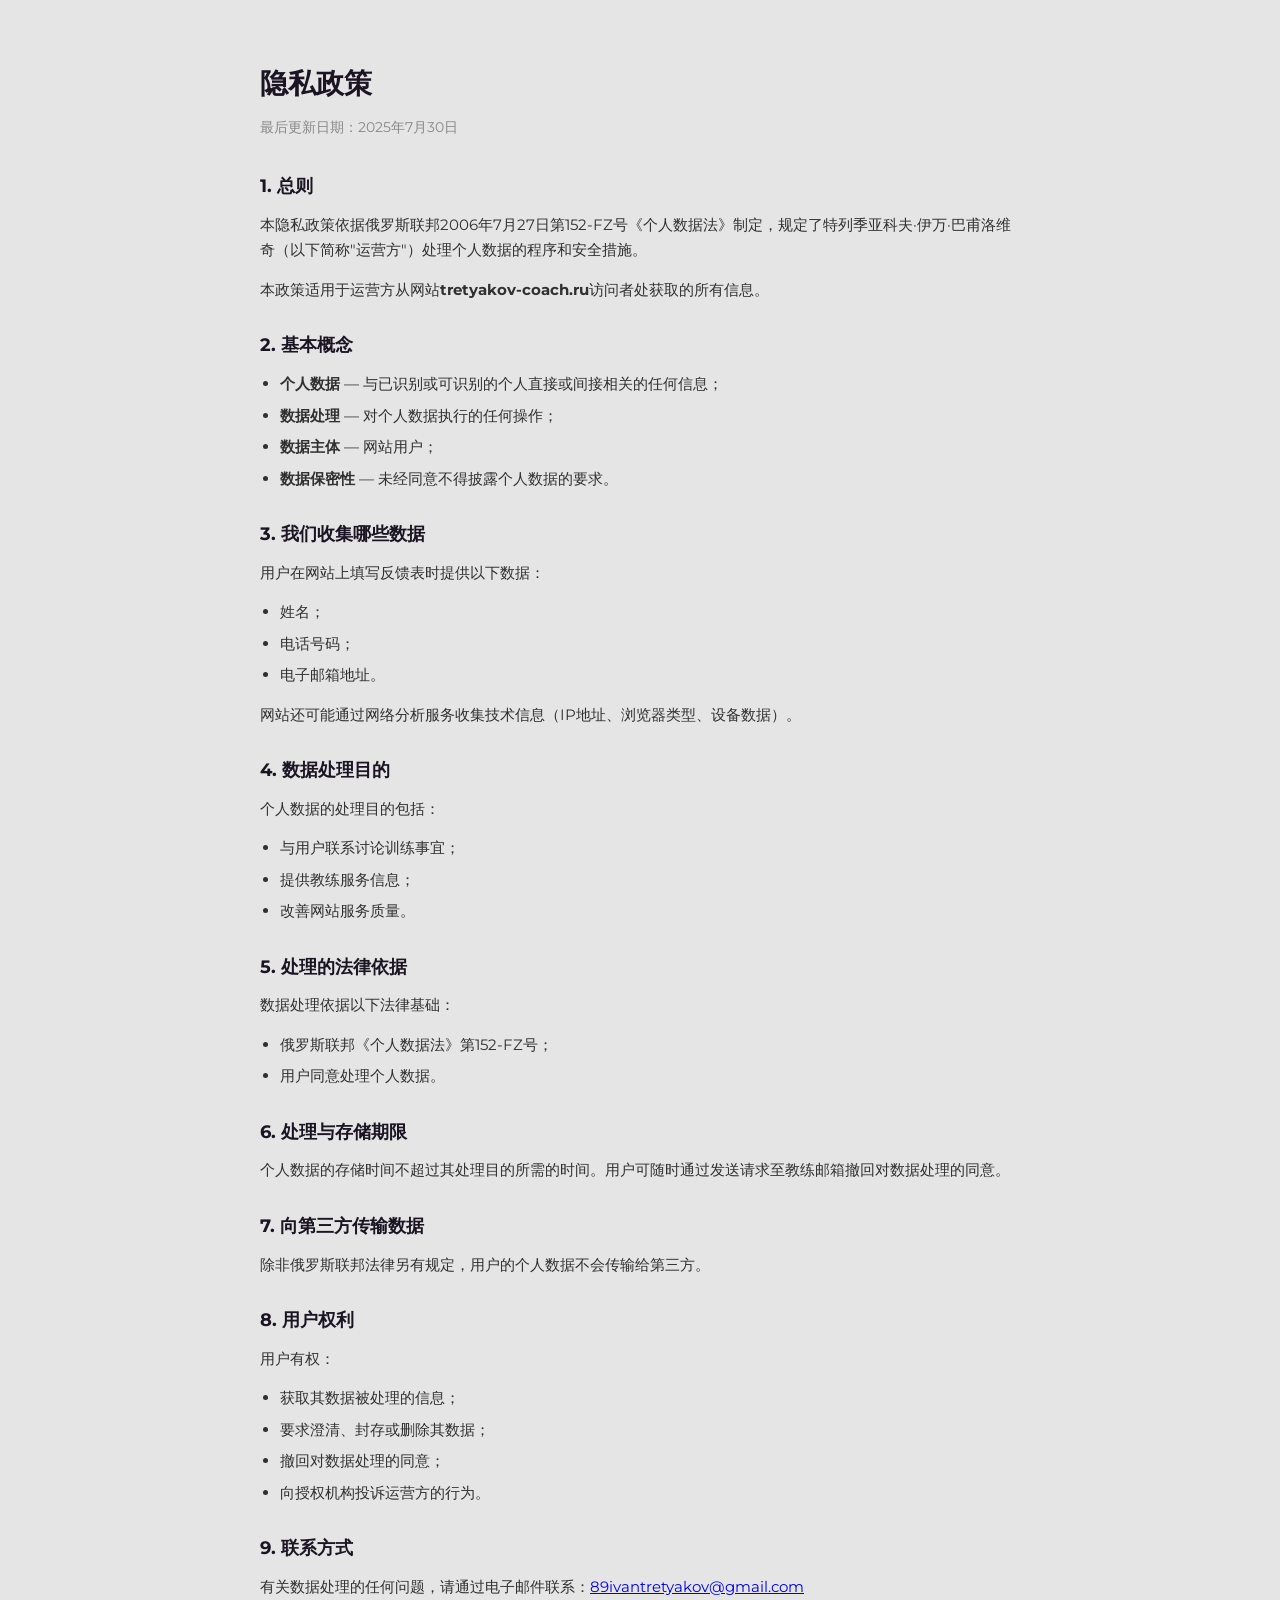
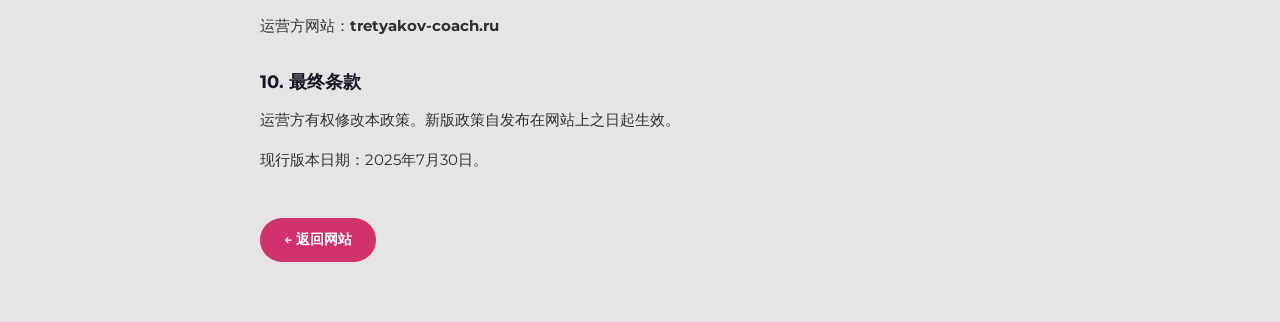
<file: privacy-zh.html>
<!DOCTYPE html>
<html lang="zh">
<head>
  <meta charset="UTF-8">
  <meta name="viewport" content="width=device-width, initial-scale=1.0">
  <title>隐私政策 — 花样滑冰教练</title>
  <meta name="robots" content="noindex">
  <link rel="preconnect" href="https://fonts.googleapis.com">
  <link rel="preconnect" href="https://fonts.gstatic.com" crossorigin>
  <link href="https://fonts.googleapis.com/css2?family=Montserrat:wght@400;500;600;700&display=swap" rel="stylesheet">
  <style>
    * { box-sizing: border-box; margin: 0; padding: 0; }
    body { font-family: 'Montserrat', Arial, sans-serif; color: #303030; background: #E5E5E5; line-height: 1.7; }
    .container { max-width: 800px; margin: 0 auto; padding: 60px 20px; }
    h1 { font-family: 'Unbounded','Montserrat',sans-serif; font-size: 28px; margin-bottom: 8px; color: #1a1423; }
    .updated { font-size: 14px; color: #888; margin-bottom: 32px; }
    h2 { font-size: 18px; margin-top: 28px; margin-bottom: 10px; color: #1a1423; }
    p { margin-bottom: 14px; font-size: 15px; }
    ul { margin-bottom: 14px; padding-left: 20px; }
    li { margin-bottom: 6px; font-size: 15px; }
    .back { display:inline-block; margin-top:32px; padding:10px 24px; background:#D0336C; color:#fff; text-decoration:none; border-radius:25px; font-size:14px; font-weight:600; transition:background .3s; }
    .back:hover { background:#b82c5e; }
  </style>
</head>
<body>
<div class="container">
<h1>隐私政策</h1>
<p class="updated">最后更新日期：2025年7月30日</p>

<h2>1. 总则</h2>
<p>本隐私政策依据俄罗斯联邦2006年7月27日第152-FZ号《个人数据法》制定，规定了特列季亚科夫·伊万·巴甫洛维奇（以下简称"运营方"）处理个人数据的程序和安全措施。</p>
<p>本政策适用于运营方从网站<strong>tretyakov-coach.ru</strong>访问者处获取的所有信息。</p>

<h2>2. 基本概念</h2>
<ul>
<li><strong>个人数据</strong> — 与已识别或可识别的个人直接或间接相关的任何信息；</li>
<li><strong>数据处理</strong> — 对个人数据执行的任何操作；</li>
<li><strong>数据主体</strong> — 网站用户；</li>
<li><strong>数据保密性</strong> — 未经同意不得披露个人数据的要求。</li>
</ul>

<h2>3. 我们收集哪些数据</h2>
<p>用户在网站上填写反馈表时提供以下数据：</p>
<ul>
<li>姓名；</li>
<li>电话号码；</li>
<li>电子邮箱地址。</li>
</ul>
<p>网站还可能通过网络分析服务收集技术信息（IP地址、浏览器类型、设备数据）。</p>

<h2>4. 数据处理目的</h2>
<p>个人数据的处理目的包括：</p>
<ul>
<li>与用户联系讨论训练事宜；</li>
<li>提供教练服务信息；</li>
<li>改善网站服务质量。</li>
</ul>

<h2>5. 处理的法律依据</h2>
<p>数据处理依据以下法律基础：</p>
<ul>
<li>俄罗斯联邦《个人数据法》第152-FZ号；</li>
<li>用户同意处理个人数据。</li>
</ul>

<h2>6. 处理与存储期限</h2>
<p>个人数据的存储时间不超过其处理目的所需的时间。用户可随时通过发送请求至教练邮箱撤回对数据处理的同意。</p>

<h2>7. 向第三方传输数据</h2>
<p>除非俄罗斯联邦法律另有规定，用户的个人数据不会传输给第三方。</p>

<h2>8. 用户权利</h2>
<p>用户有权：</p>
<ul>
<li>获取其数据被处理的信息；</li>
<li>要求澄清、封存或删除其数据；</li>
<li>撤回对数据处理的同意；</li>
<li>向授权机构投诉运营方的行为。</li>
</ul>

<h2>9. 联系方式</h2>
<p>有关数据处理的任何问题，请通过电子邮件联系：<a href="mailto:89ivantretyakov@gmail.com">89ivantretyakov@gmail.com</a></p>
<p>运营方网站：<strong>tretyakov-coach.ru</strong></p>

<h2>10. 最终条款</h2>
<p>运营方有权修改本政策。新版政策自发布在网站上之日起生效。</p>
<p>现行版本日期：2025年7月30日。</p>

<a href="index.html" class="back">← 返回网站</a>
</div>
</body>
</html>
</file>
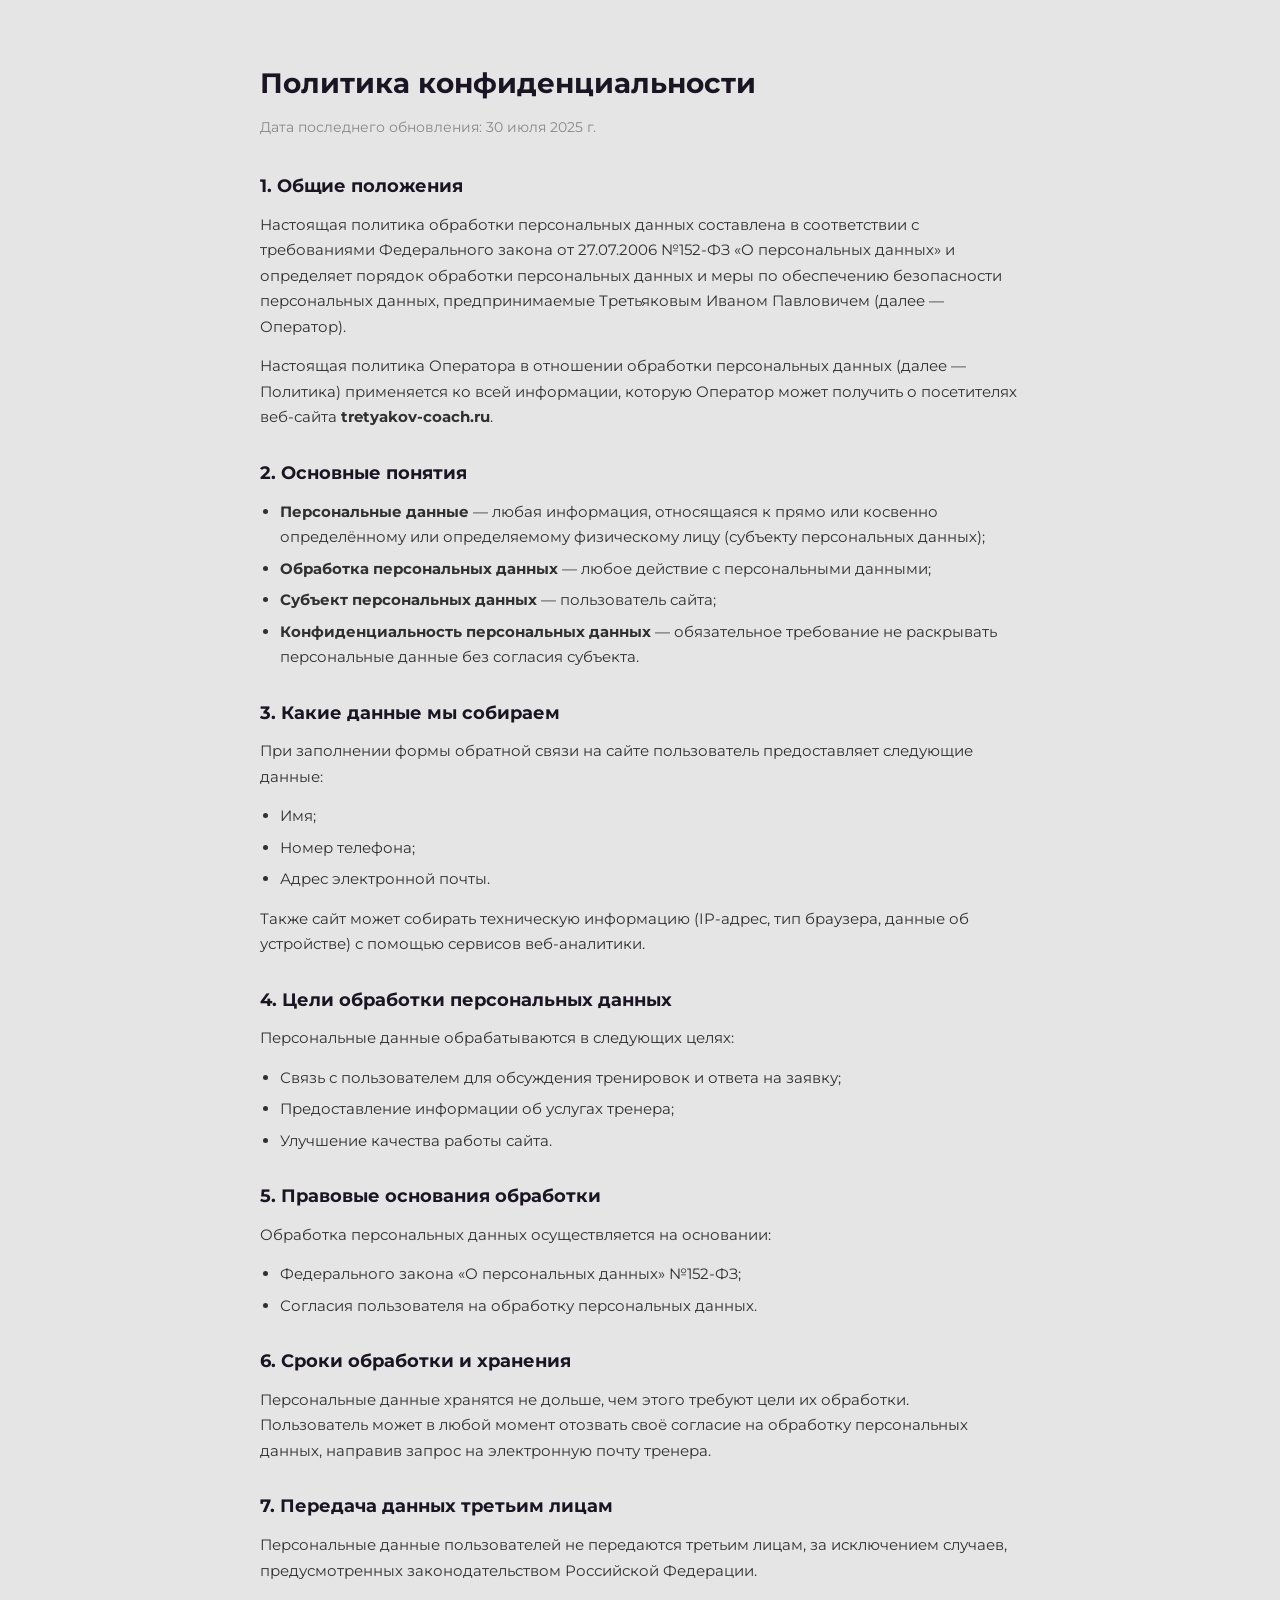
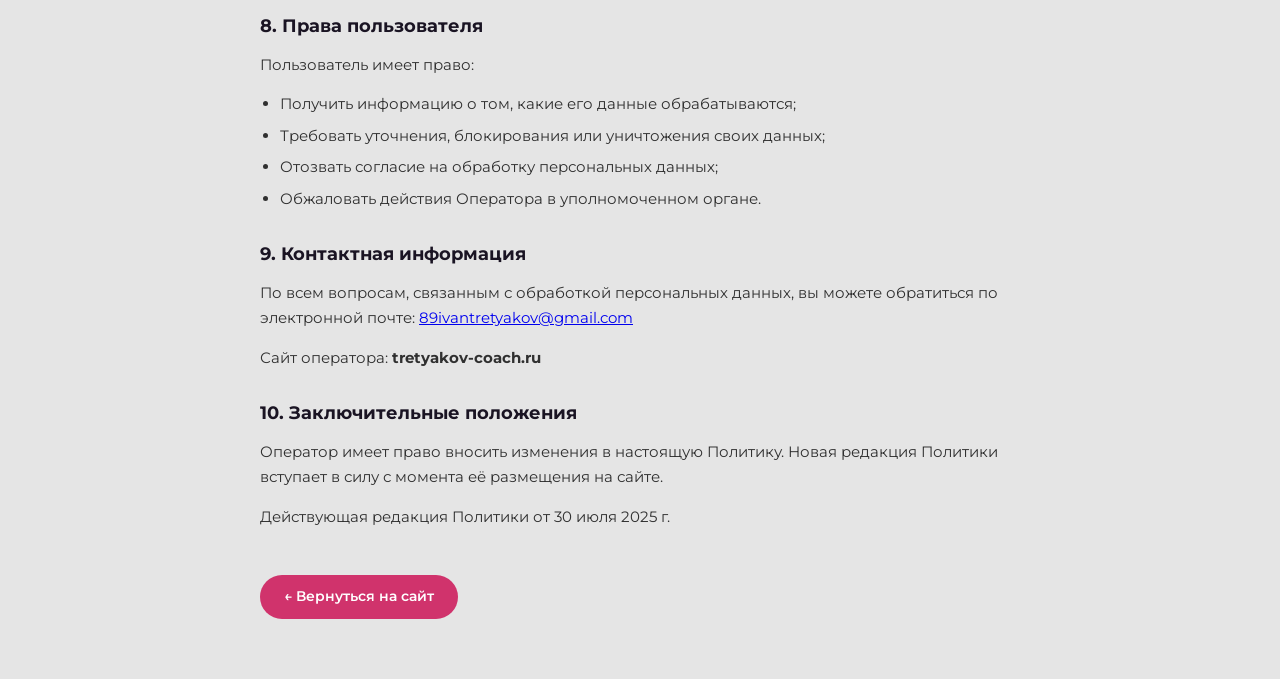
<file: privacy.html>
<!DOCTYPE html>
<html lang="ru">
<head>
  <meta charset="UTF-8">
  <meta name="viewport" content="width=device-width, initial-scale=1.0">
  <title>Политика конфиденциальности — Тренер по фигурному катанию</title>
  <meta name="robots" content="noindex">
  <link rel="preconnect" href="https://fonts.googleapis.com">
  <link rel="preconnect" href="https://fonts.gstatic.com" crossorigin>
  <link href="https://fonts.googleapis.com/css2?family=Montserrat:wght@400;500;600;700&display=swap" rel="stylesheet">
  <style>
    * { box-sizing: border-box; margin: 0; padding: 0; }
    body {
      font-family: 'Montserrat', Arial, sans-serif;
      color: #303030;
      background: #E5E5E5;
      line-height: 1.7;
    }
    .container { max-width: 800px; margin: 0 auto; padding: 60px 20px; }
    h1 {
      font-family: 'Unbounded', 'Montserrat', sans-serif;
      font-size: 28px;
      margin-bottom: 8px;
      color: #1a1423;
    }
    .updated {
      font-size: 14px;
      color: #888;
      margin-bottom: 32px;
    }
    h2 {
      font-size: 18px;
      margin-top: 28px;
      margin-bottom: 10px;
      color: #1a1423;
    }
    p { margin-bottom: 14px; font-size: 15px; }
    ul { margin-bottom: 14px; padding-left: 20px; }
    li { margin-bottom: 6px; font-size: 15px; }
    .back {
      display: inline-block;
      margin-top: 32px;
      padding: 10px 24px;
      background: #D0336C;
      color: #fff;
      text-decoration: none;
      border-radius: 25px;
      font-size: 14px;
      font-weight: 600;
      transition: background 0.3s;
    }
    .back:hover { background: #b82c5e; }
  </style>
</head>
<body>
  <div class="container">
    <h1>Политика конфиденциальности</h1>
    <p class="updated">Дата последнего обновления: 30 июля 2025 г.</p>

    <h2>1. Общие положения</h2>
    <p>Настоящая политика обработки персональных данных составлена в соответствии с требованиями Федерального закона от 27.07.2006 №152-ФЗ «О персональных данных» и определяет порядок обработки персональных данных и меры по обеспечению безопасности персональных данных, предпринимаемые Третьяковым Иваном Павловичем (далее — Оператор).</p>
    <p>Настоящая политика Оператора в отношении обработки персональных данных (далее — Политика) применяется ко всей информации, которую Оператор может получить о посетителях веб-сайта <strong>tretyakov-coach.ru</strong>.</p>

    <h2>2. Основные понятия</h2>
    <ul>
      <li><strong>Персональные данные</strong> — любая информация, относящаяся к прямо или косвенно определённому или определяемому физическому лицу (субъекту персональных данных);</li>
      <li><strong>Обработка персональных данных</strong> — любое действие с персональными данными;</li>
      <li><strong>Субъект персональных данных</strong> — пользователь сайта;</li>
      <li><strong>Конфиденциальность персональных данных</strong> — обязательное требование не раскрывать персональные данные без согласия субъекта.</li>
    </ul>

    <h2>3. Какие данные мы собираем</h2>
    <p>При заполнении формы обратной связи на сайте пользователь предоставляет следующие данные:</p>
    <ul>
      <li>Имя;</li>
      <li>Номер телефона;</li>
      <li>Адрес электронной почты.</li>
    </ul>
    <p>Также сайт может собирать техническую информацию (IP-адрес, тип браузера, данные об устройстве) с помощью сервисов веб-аналитики.</p>

    <h2>4. Цели обработки персональных данных</h2>
    <p>Персональные данные обрабатываются в следующих целях:</p>
    <ul>
      <li>Связь с пользователем для обсуждения тренировок и ответа на заявку;</li>
      <li>Предоставление информации об услугах тренера;</li>
      <li>Улучшение качества работы сайта.</li>
    </ul>

    <h2>5. Правовые основания обработки</h2>
    <p>Обработка персональных данных осуществляется на основании:</p>
    <ul>
      <li>Федерального закона «О персональных данных» №152-ФЗ;</li>
      <li>Согласия пользователя на обработку персональных данных.</li>
    </ul>

    <h2>6. Сроки обработки и хранения</h2>
    <p>Персональные данные хранятся не дольше, чем этого требуют цели их обработки. Пользователь может в любой момент отозвать своё согласие на обработку персональных данных, направив запрос на электронную почту тренера.</p>

    <h2>7. Передача данных третьим лицам</h2>
    <p>Персональные данные пользователей не передаются третьим лицам, за исключением случаев, предусмотренных законодательством Российской Федерации.</p>

    <h2>8. Права пользователя</h2>
    <p>Пользователь имеет право:</p>
    <ul>
      <li>Получить информацию о том, какие его данные обрабатываются;</li>
      <li>Требовать уточнения, блокирования или уничтожения своих данных;</li>
      <li>Отозвать согласие на обработку персональных данных;</li>
      <li>Обжаловать действия Оператора в уполномоченном органе.</li>
    </ul>

    <h2>9. Контактная информация</h2>
    <p>По всем вопросам, связанным с обработкой персональных данных, вы можете обратиться по электронной почте: <a href="mailto:89ivantretyakov@gmail.com">89ivantretyakov@gmail.com</a></p>
    <p>Сайт оператора: <strong>tretyakov-coach.ru</strong></p>

    <h2>10. Заключительные положения</h2>
    <p>Оператор имеет право вносить изменения в настоящую Политику. Новая редакция Политики вступает в силу с момента её размещения на сайте.</p>
    <p>Действующая редакция Политики от 30 июля 2025 г.</p>

    <a href="index.html" class="back">← Вернуться на сайт</a>
  </div>
</body>
</html>
</file>
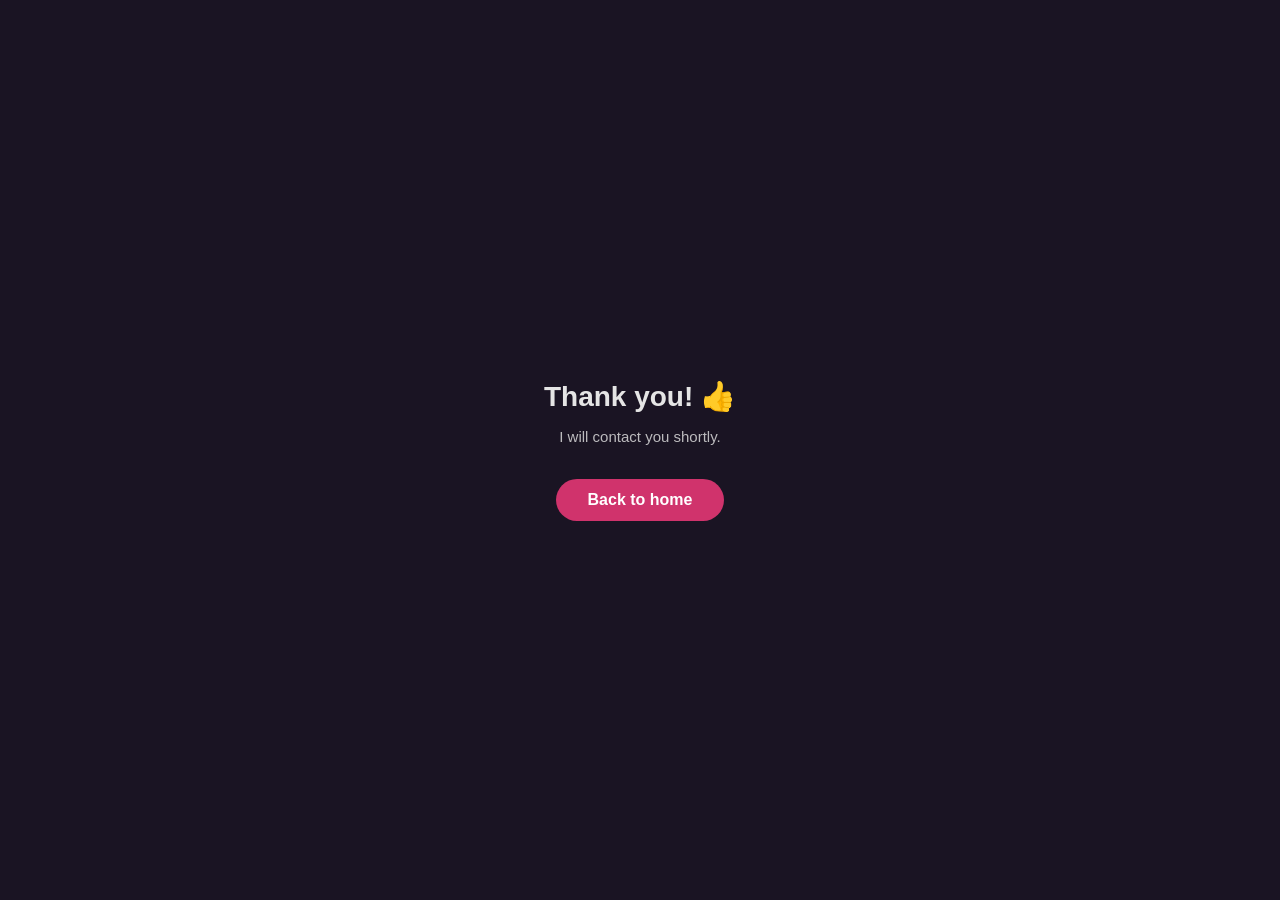
<file: thanks-en.html>
<!DOCTYPE html><html lang="en"><head><meta charset="UTF-8"><meta name="viewport" content="width=device-width,initial-scale=1.0"><title>Thank you! 👍</title><meta name="robots" content="noindex"><style>
*{margin:0;padding:0;box-sizing:border-box}
body{font-family:'Montserrat',Arial,sans-serif;background:#1a1423;color:#E5E5E5;display:flex;align-items:center;justify-content:center;min-height:100vh;text-align:center;padding:20px}
.wrap{max-width:500px}
h1{font-size:28px;margin-bottom:12px}
p{font-size:15px;opacity:.8;margin-bottom:30px;line-height:1.6}
.btn{display:inline-block;padding:12px 32px;background:#D0336C;color:#fff;text-decoration:none;border-radius:25px;font-weight:600}
.btn:hover{background:#b82c5e}
</style></head><body><div class="wrap"><h1>Thank you! 👍</h1><p>I will contact you shortly.</p><a href="index.html" class="btn">Back to home</a></div></body></html>
</file>
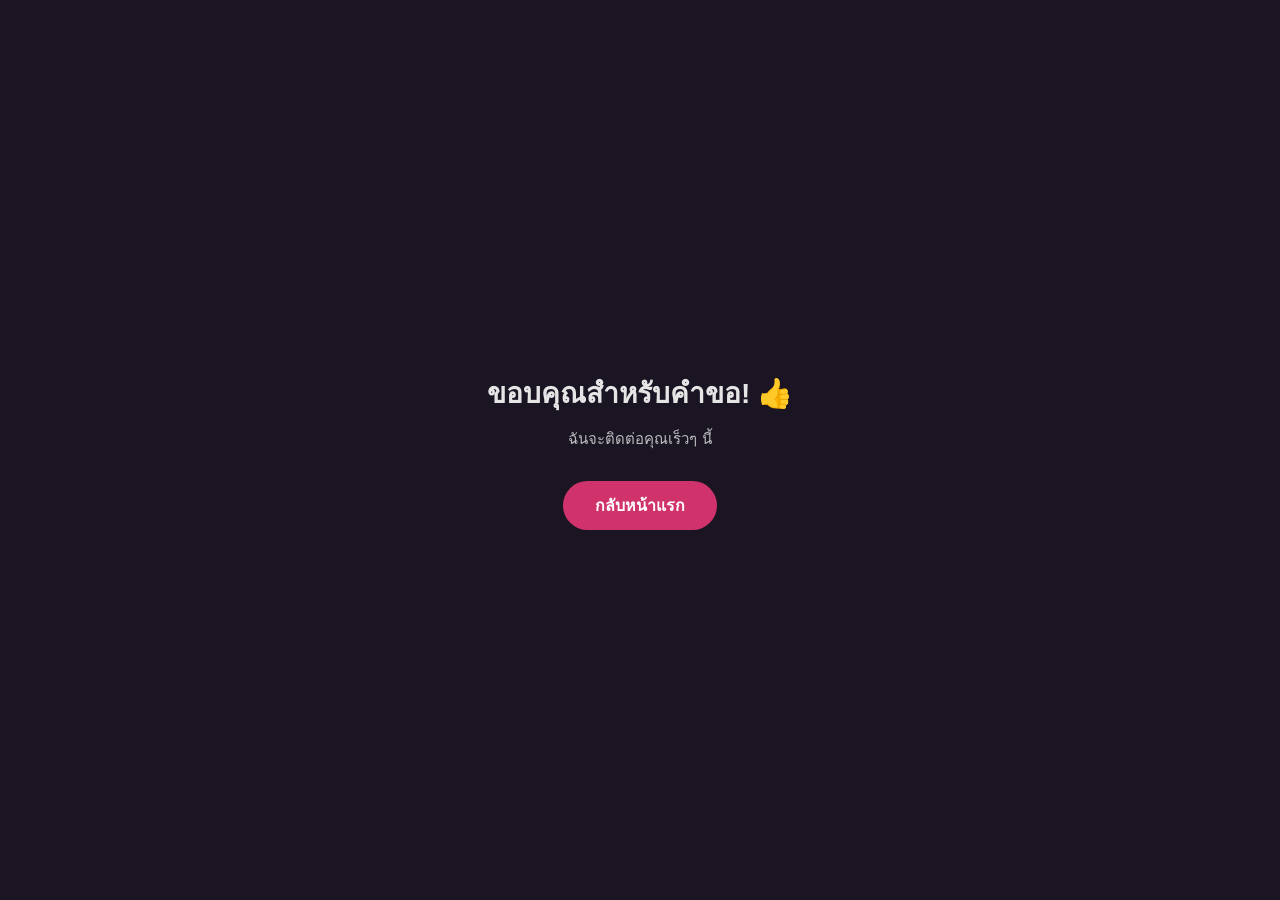
<file: thanks-th.html>
<!DOCTYPE html><html lang="th"><head><meta charset="UTF-8"><meta name="viewport" content="width=device-width,initial-scale=1.0"><title>ขอบคุณสำหรับคำขอ! 👍</title><meta name="robots" content="noindex"><style>
*{margin:0;padding:0;box-sizing:border-box}
body{font-family:'Montserrat',Arial,sans-serif;background:#1a1423;color:#E5E5E5;display:flex;align-items:center;justify-content:center;min-height:100vh;text-align:center;padding:20px}
.wrap{max-width:500px}
h1{font-size:28px;margin-bottom:12px}
p{font-size:15px;opacity:.8;margin-bottom:30px;line-height:1.6}
.btn{display:inline-block;padding:12px 32px;background:#D0336C;color:#fff;text-decoration:none;border-radius:25px;font-weight:600}
.btn:hover{background:#b82c5e}
</style></head><body><div class="wrap"><h1>ขอบคุณสำหรับคำขอ! 👍</h1><p>ฉันจะติดต่อคุณเร็วๆ นี้</p><a href="index.html" class="btn">กลับหน้าแรก</a></div></body></html>
</file>
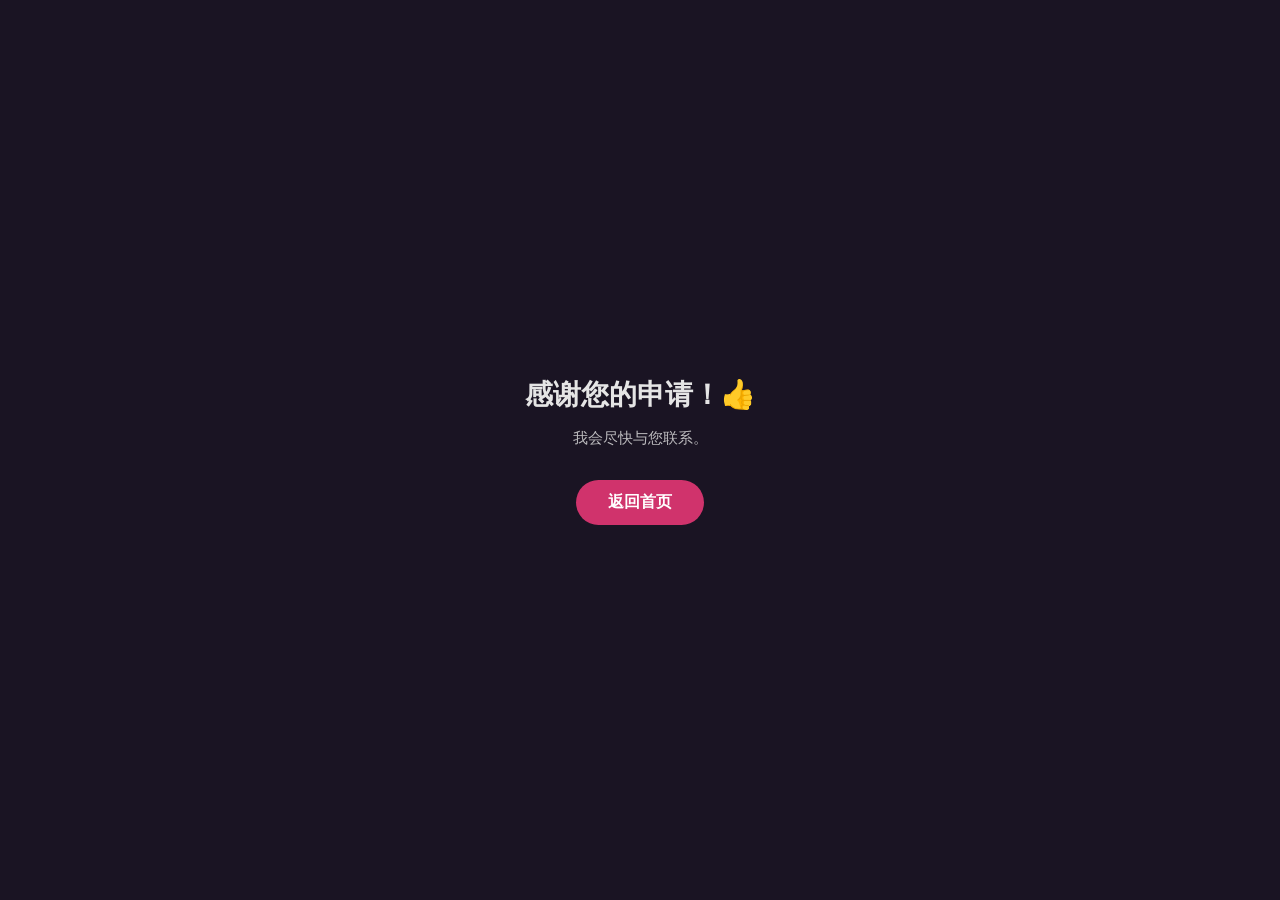
<file: thanks-zh.html>
<!DOCTYPE html><html lang="zh"><head><meta charset="UTF-8"><meta name="viewport" content="width=device-width,initial-scale=1.0"><title>感谢您的申请！👍</title><meta name="robots" content="noindex"><style>
*{margin:0;padding:0;box-sizing:border-box}
body{font-family:'Montserrat',Arial,sans-serif;background:#1a1423;color:#E5E5E5;display:flex;align-items:center;justify-content:center;min-height:100vh;text-align:center;padding:20px}
.wrap{max-width:500px}
h1{font-size:28px;margin-bottom:12px}
p{font-size:15px;opacity:.8;margin-bottom:30px;line-height:1.6}
.btn{display:inline-block;padding:12px 32px;background:#D0336C;color:#fff;text-decoration:none;border-radius:25px;font-weight:600}
.btn:hover{background:#b82c5e}
</style></head><body><div class="wrap"><h1>感谢您的申请！👍</h1><p>我会尽快与您联系。</p><a href="index.html" class="btn">返回首页</a></div></body></html>
</file>
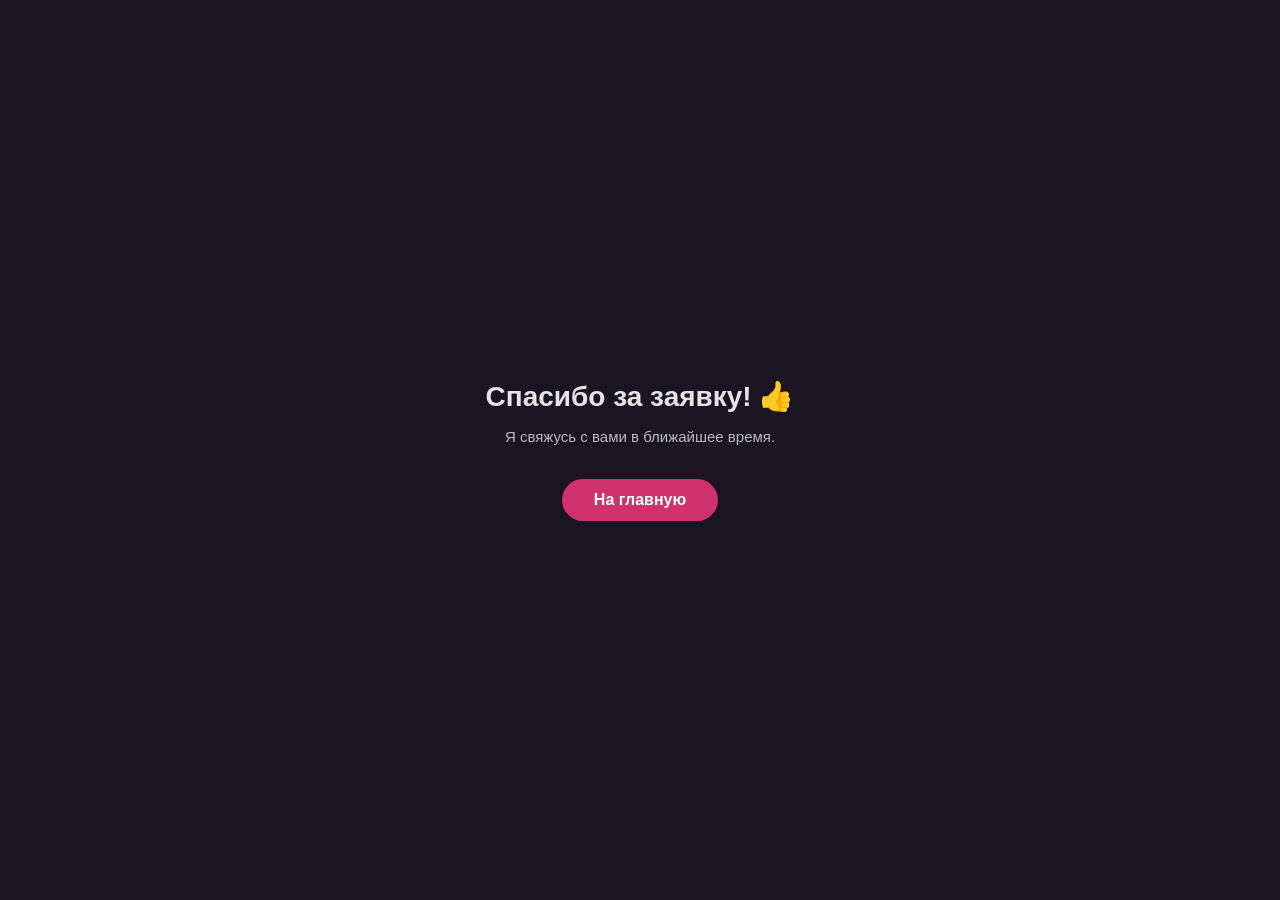
<file: thanks.html>
<!DOCTYPE html><html lang="ru"><head><meta charset="UTF-8"><meta name="viewport" content="width=device-width,initial-scale=1.0"><title>Спасибо за заявку!</title><meta name="robots" content="noindex"><style>
*{margin:0;padding:0;box-sizing:border-box}
body{font-family:'Montserrat',Arial,sans-serif;background:#1a1423;color:#E5E5E5;display:flex;align-items:center;justify-content:center;min-height:100vh;text-align:center;padding:20px}
.wrap{max-width:500px}
h1{font-size:28px;margin-bottom:12px}
p{font-size:15px;opacity:.8;margin-bottom:30px;line-height:1.6}
.btn{display:inline-block;padding:12px 32px;background:#D0336C;color:#fff;text-decoration:none;border-radius:25px;font-weight:600}
.btn:hover{background:#b82c5e}
</style></head><body><div class="wrap"><h1>Спасибо за заявку! 👍</h1><p>Я свяжусь с вами в ближайшее время.</p><a href="index.html" class="btn">На главную</a></div></body></html>
</file>
<file: css/style.css>
/* FIGURE SKATING COACH LANDING PAGE — MAIN STYLESHEET */

/* ========== VARIABLES & RESET ========== */
:root {
  --color-bg-ice: #1a1423;
  --color-light: #E5E5E5;
  --color-dark: #303030;
  --color-accent-red: #D0336C;
  --color-accent-dark: #8B2C67;
  --color-accent-pink: #EBB5C3;
  --color-plus-red: #FB4374;
  --color-border: #AA9FB5;
  --color-divider-dark: #DDDDDD;
  --color-divider-light: #E2E2E2;
  --curve-depth: 100px;
  --section-padding-y: 80px;
  --section-padding: var(--section-padding-y) 0;
  --font-main: 'Montserrat', 'Arial', sans-serif;
}

*, *::before, *::after {
  box-sizing: border-box;
  margin: 0;
  padding: 0;
}

html {
  scroll-behavior: smooth;
  overflow-x: hidden;
}

body {
  font-family: var(--font-main);
  color: var(--color-dark);
  background: var(--color-light);
  line-height: 1.6;
  -webkit-font-smoothing: antialiased;
  overflow-x: hidden;
}

img {
  max-width: 100%;
  height: auto;
  display: block;
}

a {
  text-decoration: none;
  color: inherit;
}

ul {
  list-style: none;
}

.container {
  max-width: 1200px;
  margin: 0 auto;
  padding: 0 20px;
}

/* ========== SECTION BASE ========== */
.section {
  position: relative;
  overflow: hidden;
}

.section-bg-ice {
  background: var(--color-bg-ice);
  background-image: url('../bg-ice.jpg');
  background-size: cover;
  background-position: center;
  background-repeat: no-repeat;
}

.section-bg-light {
  background: var(--color-light);
}

/* ========== CURVED EDGES ========== */
/* 
  Все кривые аппроксимированы polygon() для 100% совместимости.
  Для точности используются 7–15 точек на изогнутый край.
*/

/* 
  Комбинированные полигоны — каждая секция имеет ровно ОДИН clip-path
  с нужной формой сверху И снизу одновременно.
*/

/* Hero: только ^ снизу (3%, Q-кривая Безье) */
.curve-hero {
  clip-path: url(#clip-hero);
  padding-bottom: calc(var(--section-padding-y) + var(--curve-depth));
}

/* Тренер (обратная): ∪ сверху + ∪ снизу (3%, Q-кривые) */
.curve-trainer-rev {
  margin-top: calc(-1 * var(--curve-depth));
  padding-top: calc(var(--section-padding-y) + var(--curve-depth));
  padding-bottom: calc(var(--section-padding-y) + var(--curve-depth));
  clip-path: url(#clip-trainer-rev);
  z-index: 1;
}

/* Скольжение (обратная): ^ сверху (3%) + волна снизу */
.curve-skating-rev {
  margin-top: calc(-1 * var(--curve-depth));
  padding-top: calc(var(--section-padding-y) + var(--curve-depth));
  padding-bottom: calc(var(--section-padding-y) + var(--curve-depth));
  clip-path: url(#clip-skating-rev);
  z-index: 1;
}

@media (max-width: 992px) {
  .curve-skating-rev {
    clip-path: url(#clip-mob-top-only);
  }
  .curve-skating {
    clip-path: url(#clip-mob-top-sk);
  }
  .curve-contacts {
    clip-path: url(#clip-wave-mob-ct);
  }
}

/* Тренер, СФП: ∪ сверху (3%) + ^ снизу (6%) */
.curve-trainer {
  margin-top: calc(-1 * var(--curve-depth));
  padding-top: calc(var(--section-padding-y) + var(--curve-depth));
  padding-bottom: calc(var(--section-padding-y) + var(--curve-depth));
  clip-path: url(#clip-trainer);
  z-index: 1;
}

/* Скольжение, Online: ∪ сверху (6%) + волна снизу */
.curve-skating {
  margin-top: calc(-1 * var(--curve-depth));
  padding-top: calc(var(--section-padding-y) + var(--curve-depth));
  padding-bottom: calc(var(--section-padding-y) + var(--curve-depth));
  clip-path: url(#clip-skating);
  z-index: 1;
}

/* ОФП: волна сверху + ^ снизу (6%) */
.curve-ofp {
  margin-top: calc(-1 * var(--curve-depth));
  padding-top: calc(var(--section-padding-y) + var(--curve-depth));
  padding-bottom: calc(var(--section-padding-y) + var(--curve-depth));
  clip-path: url(#clip-ofp);
  z-index: 1;
}

/* Контакты: волна сверху */
.curve-contacts {
  margin-top: calc(-1 * var(--curve-depth));
  padding-top: calc(var(--section-padding-y) + var(--curve-depth));
  clip-path: url(#clip-contacts);
  z-index: 1;
}

/* ОФП: только волна сверху */
.curve-ofp-top {
  margin-top: calc(-1 * var(--curve-depth));
  padding-top: calc(var(--section-padding-y) + var(--curve-depth));
  padding-bottom: 0;
  clip-path: url(#clip-wave-top-only);
  z-index: 1;
  overflow: hidden;
}

/* Плоская секция (без дуг) */
.curve-flat {
  padding-top: var(--section-padding-y);
  padding-bottom: var(--section-padding-y);
}

/* Online: только волна снизу */
.curve-online-bot {
  margin-top: 0;
  padding-top: var(--section-padding-y);
  padding-bottom: calc(var(--section-padding-y) + var(--curve-depth));
  clip-path: url(#clip-wave-bot-only);
}

/* ========== HEADER + HERO ========== */
.hero-header {
  position: absolute;
  top: 0;
  left: 0;
  right: 0;
  z-index: 10;
  padding: 20px 0;
}

.hero-header .container {
  display: flex;
  align-items: center;
  justify-content: space-between;
  gap: 20px;
}

/* ========== LANGUAGE DROPDOWN ========== */
.lang-dropdown {
  position: relative;
  z-index: 100;
}

.lang-current {
  display: flex;
  align-items: center;
  gap: 6px;
  background: rgba(229,229,229,0.1);
  border: 1px solid rgba(229,229,229,0.25);
  border-radius: 20px;
  padding: 6px 12px;
  color: var(--color-light);
  font-family: var(--font-main);
  font-size: 13px;
  font-weight: 600;
  cursor: pointer;
  transition: background 0.2s;
}

.lang-current:hover {
  background: rgba(229,229,229,0.2);
}

.lang-arrow {
  transition: transform 0.2s;
}

.lang-dropdown.open .lang-arrow {
  transform: rotate(180deg);
}

.lang-list {
  display: none;
  position: absolute;
  top: calc(100% + 6px);
  left: 0;
  z-index: 200;
  min-width: 150px;
  background: rgba(30,22,45,0.95);
  backdrop-filter: blur(12px);
  border: 1px solid rgba(229,229,229,0.15);
  border-radius: 12px;
  padding: 6px;
  flex-direction: column;
}

.lang-dropdown.open .lang-list {
  display: flex;
}

.lang-list a {
  display: block;
  padding: 8px 12px;
  border-radius: 8px;
  color: var(--color-light);
  font-size: 14px;
  text-decoration: none;
  transition: background 0.2s;
}

.lang-list a:hover {
  background: rgba(229,229,229,0.1);
}

.lang-list a.active {
  background: rgba(229,229,229,0.08);
  font-weight: 600;
}

/* ========== SITE TOGGLE ========== */
.site-toggle {
  display: flex;
  background: rgba(229,229,229,0.12);
  border-radius: 20px;
  padding: 3px;
  margin-left: 16px;
}

.toggle-btn {
  font-family: var(--font-main);
  font-size: 12px;
  font-weight: 500;
  letter-spacing: 0.3px;
  color: rgba(229,229,229,0.55);
  background: transparent;
  border: none;
  border-radius: 17px;
  padding: 5px 14px;
  cursor: pointer;
  transition: all 0.3s;
  white-space: nowrap;
}

.toggle-btn.active {
  background: #E5E5E5;
  color: #303030;
  font-weight: 600;
}

.toggle-btn:hover:not(.active) {
  color: rgba(229,229,229,0.85);
}

.logo-wrapper {
  position: absolute;
  left: 50%;
  top: 4px;
  transform: translateX(-50%);
  width: 90px;
  height: 90px;
  flex-shrink: 0;
}

.logo-bg {
  position: absolute;
  inset: 0;
  border-radius: 50%;
  background: var(--color-light);
}

.logo-img {
  position: relative;
  width: 90px;
  height: 90px;
  border-radius: 50%;
  object-fit: cover;
}

.header-left {
  display: flex;
  align-items: center;
  gap: 12px;
}

/* ========== HAMBURGER ========== */
.hamburger {
  display: flex;
  flex-direction: column;
  justify-content: center;
  align-items: center;
  gap: 4px;
  width: 38px;
  height: 38px;
  border-radius: 50%;
  border: 1.5px solid var(--color-border);
  background: transparent;
  cursor: pointer;
  padding: 0;
  flex-shrink: 0;
  transition: background 0.3s;
}

.hamburger:hover {
  background: rgba(170,159,181,0.2);
}

.hamburger span {
  display: block;
  width: 16px;
  height: 2px;
  background: var(--color-light);
  border-radius: 1px;
}

/* ========== FULLSCREEN MENU ========== */
.menu-overlay {
  display: none;
  position: fixed;
  inset: 0;
  z-index: 1000;
  background: rgba(26,20,35,0.97);
  backdrop-filter: blur(10px);
  align-items: center;
  justify-content: flex-start;
  flex-direction: column;
  padding-top: 20px;
}

.menu-overlay.active {
  display: flex;
}

.menu-close {
  position: absolute;
  top: 28px;
  right: 24px;
  width: 44px;
  height: 44px;
  border-radius: 50%;
  border: 2px solid var(--color-border);
  background: transparent;
  color: var(--color-light);
  font-size: 26px;
  line-height: 1;
  cursor: pointer;
  display: flex;
  align-items: center;
  justify-content: center;
  padding: 0;
  padding-bottom: 2px;
  transition: background 0.3s;
}

.menu-close:hover {
  background: rgba(170,159,181,0.2);
}

.menu-nav {
  display: flex;
  flex-direction: column;
  align-items: center;
  gap: 20px;
}

.menu-link {
  font-family: 'Unbounded', var(--font-main);
  font-size: clamp(24px, 5vw, 48px);
  font-weight: 700;
  color: var(--color-light);
  text-decoration: none;
  text-transform: uppercase;
  letter-spacing: 2px;
  transition: opacity 0.3s;
}

.menu-link:hover {
  opacity: 0.7;
}

.header-btn {
  font-family: var(--font-main);
  font-size: 14px;
  font-weight: 600;
  letter-spacing: 0.5px;
  color: var(--color-light);
  background: transparent;
  border: 2.5px solid var(--color-border);
  border-radius: 25px;
  padding: 11px 28px;
  cursor: pointer;
  transition: background 0.3s, color 0.3s;
  white-space: nowrap;
}

.header-btn:hover {
  background: var(--color-border);
  color: var(--color-dark);
}

/* Hero main block */
.hero-section {
  position: relative;
  display: flex;
  align-items: center;
  overflow: visible;
}

.hero-section::before {
  content: '';
  position: absolute;
  inset: 0;
  z-index: 1;
  pointer-events: none;
  background: linear-gradient(to bottom, rgba(0,0,0,0.35) 0%, transparent 50%);
  mix-blend-mode: multiply;
}

.hero-header {
  z-index: 100;
}

.hero-main {
  position: relative;
  z-index: 2;
  width: 100%;
}

.hero-main .container {
  display: grid;
  grid-template-columns: 2fr 3fr;
  gap: 0;
  align-items: center;
}

.hero-text {
  position: relative;
  z-index: 3;
  margin-right: -100px;
}

@media (min-width: 993px) {
  .hero-text {
    transform: translateY(80px);
  }
  .hero-main {
    padding-top: 50px;
  }
}

.hero-text h1 {
  font-family: 'Unbounded', var(--font-main);
  font-size: clamp(24px, 4.5vw, 58px);
  font-weight: 800;
  color: var(--color-light);
  line-height: 1.2;
  margin-bottom: 0;
  text-transform: uppercase;
}

.hero-stripe {
  width: 120px;
  height: 3px;
  background: #EB356B;
  margin: 20px 0;
}

.hero-text h2 {
  font-family: var(--font-main);
  font-size: clamp(13px, 1.5vw, 17px);
  font-weight: 600;
  color: var(--color-light);
  line-height: 1.5;
  letter-spacing: 0.3px;
  opacity: 0.85;
  max-width: 90%;
}

.hero-image {
  display: flex;
  justify-content: center;
  align-items: center;
}

.hero-image {
  display: flex;
  justify-content: center;
  align-items: center;
  overflow: visible;
}

.hero-image {
  display: flex;
  justify-content: center;
  align-items: center;
}

.hero-image {
  display: flex;
  justify-content: center;
  align-items: center;
  max-height: calc(55vh + 60px);
}

body[data-mode="amateur"] .hero-image img {
  max-height: 88vh;
  width: auto;
}

.hero-image img {
  width: 100%;
  height: auto;
  object-fit: contain;
  transform: translateY(30px);
}

/* ========== TRAINER SECTION ========== */
.trainer-section {
  background: var(--color-light);
}

@media (min-width: 993px) {
  .trainer-section {
    padding-top: 40px !important;
    padding-bottom: 70px !important;
  }

  .trainer-content {
    padding-top: 30px;
  }

  .trainer-image {
    margin-bottom: 0;
  }
}

.trainer-grid {
  display: grid;
  grid-template-columns: 1fr 1fr;
  gap: 50px;
  align-items: start;
}

.trainer-image img {
  width: 100%;
  border-radius: 8px;
  display: block;
}

.trainer-content h2 {
  font-family: 'Unbounded', var(--font-main);
  font-size: clamp(20px, 2.5vw, 34px);
  font-weight: 700;
  color: var(--color-dark);
  line-height: 1.3;
}

.trainer-stripe {
  width: 120px;
  height: 3px;
  background: #EB356B;
  margin: 16px 0;
}

.trainer-content p {
  font-family: var(--font-main);
  font-size: 16px;
  font-weight: 500;
  color: var(--color-dark);
  line-height: 1.7;
  margin-bottom: 16px;
}

.trainer-divider {
  width: 100%;
  height: 0;
  border: none;
  border-top: 2px dotted var(--color-divider-dark);
  margin: 20px 0;
}

.trainer-list li {
  display: flex;
  align-items: flex-start;
  gap: 10px;
  font-family: var(--font-main);
  font-size: 15px;
  font-weight: 500;
  color: var(--color-dark);
  line-height: 1.6;
  margin-bottom: 10px;
}

.wave-svg {
  display: block;
  width: 100%;
  height: 60px;
  margin-top: -60px;
  position: relative;
  z-index: 3;
  pointer-events: none;
}

.trainer-list li::before {
  content: '+';
  color: var(--color-plus-red);
  font-weight: 700;
  font-size: 18px;
  line-height: 1;
  flex-shrink: 0;
  width: 14px;
  text-align: center;
  margin-top: 2px;
}

.trainer-list-arrow::before {
  content: '↓' !important;
  color: var(--color-plus-red);
  font-weight: 900;
  font-size: 18px;
  line-height: 1;
  flex-shrink: 0;
  width: 14px;
  text-align: center;
  display: inline-block;
}

/* ========== SKATING SECTION ========== */
.skating-section {
  color: var(--color-light);
  padding-top: 80px;
  position: relative;
  overflow: visible;
}

.section-divider {
  display: none;
}

.skating-content {
  display: grid;
  grid-template-columns: 1fr 1fr 1fr;
  gap: 30px;
  align-items: start;
}

.skating-col h2 {
  font-family: 'Unbounded', var(--font-main);
  font-size: clamp(20px, 2.5vw, 30px);
  font-weight: 700;
  color: var(--color-light);
  margin-bottom: 0;
  line-height: 1.3;
}

.skating-stripe {
  width: 120px;
  height: 3px;
  background: var(--color-accent-red);
}

.skating-stripe--right {
  margin: 12px 0 0 auto;
}

.skating-stripe--left {
  margin: 12px auto 0 0;
}

.skating-col:last-child h2 {
  text-align: right;
}

.skating-list li {
  position: relative;
  padding-left: 20px;
  font-size: 15px;
  color: var(--color-light);
  line-height: 1.6;
  margin-bottom: 12px;
}

.skating-list li::before {
  content: '○';
  position: absolute;
  left: 0;
  top: 2px;
  color: var(--color-light);
  font-size: 20px;
  font-weight: 900;
  line-height: 1;
  -webkit-text-stroke: 1px var(--color-light);
}

.skating-divider {
  width: 100%;
  height: 0;
  border: none;
  border-top: 2px dotted rgba(226,226,226,0.4);
  margin: 30px 0;
}

.video-link {
  display: inline-flex;
  align-items: center;
  gap: 8px;
  color: var(--color-light);
  font-size: 13px;
  font-weight: 600;
  letter-spacing: 0.3px;
  margin-top: 16px;
  padding: 8px 20px;
  border: 1.5px solid rgba(229,229,229,0.3);
  border-radius: 20px;
  background: rgba(229,229,229,0.08);
  transition: background 0.3s, border-color 0.3s;
  cursor: pointer;
  text-decoration: none;
  white-space: nowrap;
}

.video-link:hover {
  background: rgba(229,229,229,0.15);
  border-color: rgba(229,229,229,0.5);
}

.video-link svg {
  flex-shrink: 0;
}

/* ========== OFP / SFP / ONLINE SECTIONS ========== */
.ofp-grid,
.sfp-grid,
.online-grid {
  display: grid;
  grid-template-columns: 1fr 1fr;
  gap: 50px;
  align-items: center;
}

.ofp-image img,
.sfp-image img,
.online-image img {
  width: 100%;
  border-radius: 8px;
}

#ofp.section {
  padding-top: 30px;
}

#online.section {
  padding-bottom: 40px;
}

#sfp.section {
  padding-top: 0;
  padding-bottom: 0;
}

#online.section {
  padding-top: 0;
}

@media (max-width: 992px) {
  #ofp.section {
    padding-top: 15px;
  }
  #sfp.section {
    padding-top: 0;
    padding-bottom: 0;
  }
  #online.section {
    padding-top: 0;
    padding-bottom: 60px;
  }
}

.ofp-content h2,
.sfp-content h2,
.online-content h2 {
  font-family: 'Unbounded', var(--font-main);
  font-size: clamp(22px, 3vw, 34px);
  font-weight: 700;
  color: var(--color-dark);
  margin-bottom: 0;
  line-height: 1.3;
}

.ofp-content {
  text-align: center;
}

.ofp-content p {
  text-align: left;
}

.ofp-content .wide-stripe,
.sfp-content .wide-stripe,
.online-content .wide-stripe {
  margin-left: auto;
  margin-right: auto;
}

.sfp-content,
.online-content {
  text-align: center;
}

.sfp-content p,
.online-content p {
  text-align: left;
}

.wide-stripe {
  width: 100%;
  max-width: 320px;
  height: 3px;
  background: var(--color-accent-red);
  margin: 16px auto 16px 0;
}

.wide-stripe--center {
  margin-left: auto;
  margin-right: auto;
}

.ofp-content p,
.sfp-content p,
.online-content p {
  font-size: 16px;
  color: var(--color-dark);
  line-height: 1.7;
  margin-bottom: 12px;
}

/* ========== CONTACTS SECTION ========== */
.contacts-section {
  color: var(--color-light);
}

#contacts.section {
  padding-top: 125px;
}

@media (max-width: 992px) {
  #contacts.section {
    padding-top: 90px;
  }

  .contacts-checkbox {
    font-size: 12px;
    gap: 8px;
    display: flex;
    align-items: flex-start;
    flex-wrap: nowrap;
    justify-content: flex-start;
    text-align: left;
  }

  .contacts-checkbox span {
    flex: 1;
    min-width: 0;
  }
}

.contacts-single {
  max-width: 600px;
  margin: 0 auto;
}

.contacts-single {
  text-align: center;
}

.contacts-single h2 {
  font-family: 'Unbounded', var(--font-main);
  font-size: clamp(24px, 3vw, 36px);
  font-weight: 700;
  color: var(--color-light);
}

.contacts-stripe {
  width: 120px;
  height: 3px;
  background: var(--color-accent-red);
  margin: 16px auto;
}

.contacts-desc {
  font-size: 16px;
  color: var(--color-light);
  line-height: 1.7;
  margin-bottom: 24px;
  opacity: 0.9;
  text-align: left;
}

.contacts-callout {
  font-size: 15px;
  color: var(--color-light);
  text-align: center;
  margin: 12px 0 8px;
  opacity: 0.8;
}

.contacts-divider {
  width: 100%;
  height: 0;
  border: none;
  border-top: 1.5px dotted rgba(229,229,229,0.3);
  margin: 12px 0;
}

.contacts-textarea {
  width: 100%;
  min-height: 140px;
  padding: 16px;
  font-family: var(--font-main);
  font-size: 15px;
  border: none;
  border-radius: 12px;
  background: var(--color-light);
  color: var(--color-dark);
  resize: vertical;
  outline: none;
  transition: box-shadow 0.3s;
}

.contacts-textarea::placeholder {
  color: rgba(48,48,48,0.4);
}

.contacts-textarea:focus {
  box-shadow: 0 0 0 2px rgba(110,72,138,0.3);
}

.contacts-checkbox {
  display: flex;
  align-items: flex-start;
  gap: 10px;
  margin-top: 14px;
  font-size: 13px;
  color: var(--color-light);
  line-height: 1.4;
  cursor: pointer;
}

#contactsForm .contacts-btn--primary {
  margin-top: 16px;
}

.contacts-checkbox input[type="checkbox"] {
  margin-top: 3px;
  flex-shrink: 0;
  accent-color: var(--color-accent-red);
}

.contacts-checkbox a {
  color: var(--color-accent-red);
  text-decoration: underline;
}

.contacts-right {
  display: flex;
  flex-direction: column;
  gap: 16px;
  justify-content: flex-start;
  padding-top: 16px;
}

.contacts-btn {
  font-family: var(--font-main);
  font-size: 16px;
  padding: 14px 32px;
  border-radius: 25px;
  cursor: pointer;
  transition: all 0.3s;
  width: 100%;
  text-align: center;
}

.contacts-btn--primary {
  background: var(--color-accent-red);
  color: #fff;
  border: none;
}

.contacts-btn--primary:hover {
  background: #b82c5e;
}

.contacts-btn--outline {
  background: transparent;
  color: var(--color-light);
  border: 1.5px solid var(--color-border);
}

.contacts-btn--outline:hover {
  background: var(--color-border);
  color: var(--color-dark);
}

/* ========== MODAL ========== */
.modal-overlay {
  display: none;
  position: fixed;
  inset: 0;
  background: rgba(0,0,0,0.6);
  z-index: 1000;
  align-items: center;
  justify-content: center;
  padding: 20px;
  backdrop-filter: blur(4px);
}

.modal-overlay.active {
  display: flex;
}

.modal {
  background: var(--color-light);
  border-radius: 20px;
  padding: 40px;
  width: 100%;
  max-width: 480px;
  position: relative;
  max-height: 90vh;
  overflow-y: auto;
}

.modal-close {
  position: absolute;
  top: 16px;
  right: 16px;
  background: none;
  border: none;
  font-size: 28px;
  color: var(--color-dark);
  cursor: pointer;
  opacity: 0.5;
  transition: opacity 0.2s;
  line-height: 1;
}

.modal-close:hover {
  opacity: 1;
}

.modal h3 {
  font-size: 24px;
  font-weight: 700;
  color: var(--color-dark);
  margin-bottom: 24px;
}

.modal-form {
  display: flex;
  flex-direction: column;
  gap: 16px;
}

.modal-input {
  width: 100%;
  padding: 14px 16px;
  font-family: var(--font-main);
  font-size: 15px;
  border: 1.5px solid var(--color-divider-dark);
  border-radius: 10px;
  background: #fff;
  color: var(--color-dark);
  outline: none;
  transition: border-color 0.3s;
}

.modal-input:focus {
  border-color: var(--color-light);
}

.checkbox-wrap {
  display: flex;
  align-items: flex-start;
  gap: 10px;
  font-size: 13px;
  color: var(--color-dark);
  line-height: 1.4;
  cursor: pointer;
}

.checkbox-wrap input[type="checkbox"] {
  margin-top: 3px;
  flex-shrink: 0;
  accent-color: var(--color-light);
}

.checkbox-wrap a {
  color: var(--color-accent-red);
  text-decoration: underline;
}

.modal-submit {
  font-family: var(--font-main);
  font-size: 16px;
  padding: 14px 32px;
  background: var(--color-accent-red);
  color: #fff;
  border: none;
  border-radius: 25px;
  cursor: pointer;
  transition: background 0.3s;
  width: 100%;
  margin-top: 8px;
}

.modal-submit:hover {
  background: #b82c5e;
}

/* ========== VIDEO MODAL ========== */
.modal--video {
  max-width: 700px;
}

.video-grid {
  display: grid;
  grid-template-columns: 1fr 1fr;
  gap: 16px;
  margin-top: 20px;
}

.video-item {
  display: flex;
  flex-direction: column;
}

.video-item video {
  width: 100%;
  border-radius: 10px;
  display: block;
  aspect-ratio: 1 / 1;
  object-fit: cover;
  background: #000;
}

.video-item p {
  font-size: 13px;
  color: var(--color-dark);
  margin-top: 8px;
  text-align: center;
  font-weight: 600;
}

/* ========== CURVE STRIP ========== */
.curve-strip {
  margin-top: calc(-1 * var(--curve-depth));
  clip-path: polygon(0% 3%, 5% 2.4%, 10% 1.8%, 15% 1.4%, 20% 1%, 25% 0.7%, 30% 0.5%, 35% 0.3%, 40% 0.15%, 45% 0.05%, 50% 0%, 55% 0.05%, 60% 0.15%, 65% 0.3%, 70% 0.5%, 75% 0.7%, 80% 1%, 85% 1.4%, 90% 1.8%, 95% 2.4%, 100% 3%, 100% 100%, 95% 98.2%, 90% 96.8%, 85% 95.8%, 80% 95%, 75% 94.5%, 70% 94.2%, 65% 94%, 60% 93.8%, 55% 93.7%, 50% 93.5%, 45% 93.7%, 40% 93.8%, 35% 94%, 30% 94.2%, 25% 94.5%, 20% 95%, 15% 95.8%, 10% 96.8%, 5% 98.2%, 0% 100%);
  position: relative;
  z-index: 1;
  background: var(--color-light);
  padding: 12px 0 110px;
}

.curve-strip::before {
  content: '';
  position: absolute;
  top: 0; left: 0; right: 0;
  height: 20px;
  background: url('../bg-ice.jpg') center / cover no-repeat;
  clip-path: polygon(0% 50%, 5% 40%, 10% 30%, 15% 23%, 20% 17%, 25% 12%, 30% 8%, 35% 5%, 40% 2.5%, 45% 1%, 50% 0%, 55% 1%, 60% 2.5%, 65% 5%, 70% 8%, 75% 12%, 80% 17%, 85% 23%, 90% 30%, 95% 40%, 100% 50%, 100% 100%, 95% 90%, 90% 80%, 85% 73%, 80% 67%, 75% 62%, 70% 58%, 65% 55%, 60% 52.5%, 55% 51%, 50% 50%, 45% 51%, 40% 52.5%, 35% 55%, 30% 58%, 25% 62%, 20% 67%, 15% 73%, 10% 80%, 5% 90%, 0% 100%);
  pointer-events: none;
}

.strip-medals {
  display: grid;
  grid-template-columns: 1fr 1fr 1fr;
  gap: 30px;
  max-width: 900px;
  margin: 0 auto;
  padding-top: 2px;
}

.strip-medals .medal-col:nth-child(2) {
  margin-top: -2px;
}

@media (max-width: 768px) {
  .strip-medals .medal-col {
    margin-top: 0 !important;
  }
}

.medal-nav {
  display: none;
  align-items: center;
  justify-content: center;
  gap: 16px;
  margin-top: 16px;
}

.medal-arrow {
  background: none;
  border: 1.5px solid rgba(48,48,48,0.2);
  border-radius: 50%;
  width: 36px;
  height: 36px;
  font-size: 16px;
  cursor: pointer;
  color: var(--color-dark);
  display: flex;
  align-items: center;
  justify-content: center;
  transition: all 0.3s;
}

.medal-arrow:hover {
  background: rgba(48,48,48,0.05);
}

.medal-dots {
  display: flex;
  gap: 8px;
}

.medal-dot {
  width: 8px;
  height: 8px;
  border-radius: 50%;
  background: rgba(48,48,48,0.15);
  transition: background 0.3s;
}

.medal-dot.active {
  background: var(--color-accent-red);
}

@media (max-width: 768px) {
  .strip-medals {
    grid-template-columns: 1fr;
    gap: 0;
  }

  .strip-medals {
    position: relative;
    height: 230px;
    overflow: hidden;
  }

  .medal-slide {
    position: absolute;
    top: 0;
    left: 0;
    right: 0;
    opacity: 0;
    pointer-events: none;
    transition: opacity 0.3s;
  }

  .medal-slide.active {
    opacity: 1;
    pointer-events: auto;
    position: absolute;
  }

  .medal-nav {
    display: flex;
    position: relative;
    z-index: 2;
    margin-top: 100px;
  }

  .curve-strip {
    padding: 20px 0 40px;
  }
}

.strip-medals .medal-icon {
  font-size: 40px;
  line-height: 1;
  margin-bottom: 12px;
}

.strip-medals .medal-list li {
  font-size: 12px;
  line-height: 1.5;
  color: var(--color-dark);
  opacity: 0.75;
  padding: 4px 0;
  border-bottom: 1px solid rgba(48,48,48,0.08);
}

.strip-medals .medal-list li:last-child {
  border-bottom: none;
}

@media (max-width: 768px) {
  .strip-medals {
    grid-template-columns: 1fr;
    gap: 30px;
  }
  .curve-strip {
    padding: 20px 0 40px;
  }
}

/* ========== CONTACTS+FOOTER WRAPPER ========== */
.contacts-footer-wrap {
  background-size: cover;
  background-position: center;
  background-repeat: no-repeat;
}

/* ========== FOOTER ========== */
.footer {
  padding: 15px 0 0;
  color: var(--color-light);
}

.footer-medals {
  display: grid;
  grid-template-columns: 1fr 1fr 1fr;
  gap: 30px;
  max-width: 900px;
  margin: 0 auto;
}

.medal-col {
  text-align: center;
}

.medal-icon {
  font-size: 48px;
  line-height: 1;
  margin-bottom: 4px;
}

.medal-count {
  font-family: 'Unbounded', var(--font-main);
  font-size: 36px;
  font-weight: 700;
  color: var(--color-light);
  line-height: 1;
  margin-bottom: 2px;
}

.medal-title {
  font-size: 14px;
  text-transform: uppercase;
  letter-spacing: 1px;
  opacity: 0.6;
  margin-bottom: 16px;
}

.medal-list {
  list-style: none;
  padding: 0;
  text-align: left;
  max-width: 260px;
  margin: 0 auto;
}

.medal-list li {
  font-size: 12px;
  line-height: 1.5;
  opacity: 0.75;
  padding: 4px 0;
  border-bottom: 1px solid rgba(229,229,229,0.08);
}

.medal-list li:last-child {
  border-bottom: none;
}

.footer-divider {
  width: 100%;
  height: 0;
  border: none;
  border-top: 1px solid rgba(229,229,229,0.12);
  margin: 40px 0 24px;
}

.footer-bottom {
  display: flex;
  flex-direction: column;
  align-items: center;
  gap: 6px;
  text-align: center;
}

.footer-logo {
  display: flex;
  justify-content: center;
  position: relative;
  margin-bottom: 8px;
}

.footer-logo-bg {
  position: absolute;
  width: 60px;
  height: 60px;
  border-radius: 50%;
  background: var(--color-light);
}

.footer-logo img {
  width: 60px;
  height: 60px;
  border-radius: 50%;
  object-fit: cover;
  position: relative;
  z-index: 1;
}

.footer-copy {
  font-size: 13px;
  opacity: 0.4;
}

@media (max-width: 768px) {
  .footer-medals {
    grid-template-columns: 1fr;
    gap: 40px;
  }
  .footer-bottom {
    flex-direction: column;
    text-align: center;
  }
}

@media (max-width: 576px) {
  .video-grid {
    grid-template-columns: 1fr;
  }
}

/* ========== RESPONSIVE ========== */
@media (max-width: 992px) {
  :root {
    --curve-depth: 60px;
    --section-padding-y: 60px;
  }

  .trainer-grid,
  .skating-content,
  .ofp-grid,
  .sfp-grid,
  .online-grid {
    grid-template-columns: 1fr;
    gap: 30px;
  }

  .trainer-grid {
    display: flex;
    flex-direction: column;
    gap: 0;
  }

  .trainer-content {
    display: contents;
  }

  .trainer-section {
    padding-top: 70px;
  }

  .trainer-text {
    order: 1;
  }

  .trainer-divider {
    order: 2;
    margin: 4px 0;
  }

  .trainer-list {
    order: 3;
    display: block;
    columns: 2;
    column-gap: 30px;
  }

  .trainer-list li {
    font-size: 11px;
    line-height: 1.3;
    margin-bottom: 6px;
    display: flex;
    align-items: flex-start;
    gap: 8px;
    break-inside: avoid;
  }

.trainer-list li::before {
    content: '+';
    color: var(--color-plus-red);
    font-weight: 700;
    font-size: 14px;
    width: 14px;
    flex-shrink: 0;
    text-align: center;
    display: block;
    margin-top: 1px;
  }

  .trainer-list-arrow::before {
    content: '↓' !important;
    color: var(--color-plus-red);
    font-weight: 900;
    font-size: 15px;
    width: 14px;
    flex-shrink: 0;
    text-align: center;
    display: block;
  }

  .trainer-list li span {
    flex: 1;
    min-width: 0;
  }

  .trainer-image {
    order: 4;
    margin-top: 10px;
    margin-bottom: -100px;
  }

  .hero-section {
    min-height: auto;
  }

  .hero-main .container {
    display: grid;
    grid-template-columns: 1fr;
    gap: 0;
  }

  .hero-main {
    padding-bottom: 220px;
  }

  .hero-text {
    grid-row: 1;
    grid-column: 1;
    z-index: 3;
    align-self: end;
    padding-bottom: 20px;
    margin-right: 0;
  }

  .hero-image {
    grid-row: 1;
    grid-column: 1;
    max-height: none;
  }

  .hero-image {
    margin-top: -20px;
  }

  .hero-text {
    transform: translateY(100px);
  }

  .hero-main {
    padding-bottom: 60px;
  }

  .hero-image img {
    width: 100%;
    height: auto;
    object-fit: contain;
  }

  .skating-content {
    display: flex;
    flex-direction: column;
    gap: 12px;
  }

  .skating-col {
    text-align: left;
  }

  .skating-content:first-of-type .skating-col:first-child {
    order: 2;
  }

  .skating-content:first-of-type .skating-col:nth-child(2) {
    order: 3;
  }

  .skating-content:first-of-type .skating-col:last-child {
    order: 1;
  }

  .skating-stripe--right,
  .skating-stripe--left {
    margin: 10px 0 0 0;
  }

  .skating-list li {
    justify-content: flex-start;
  }

  .skating-list {
    padding-left: 0;
  }

  .skating-divider {
    margin: 20px 0;
  }

  .sfp-grid .sfp-image {
    order: -1;
  }

  .wide-stripe--center {
    margin-left: auto;
    margin-right: auto;
  }

  .wide-stripe {
    margin-left: auto;
    margin-right: auto;
  }

  .trainer-content {
    text-align: left;
  }

  .trainer-stripe {
    margin: 10px 0;
    margin-left: 0;
    margin-right: auto;
  }

  .trainer-list li {
    justify-content: center;
  }

  .ofp-content, .sfp-content, .online-content {
    text-align: center;
  }

  .contacts-left {
    text-align: center;
  }

  .contacts-stripe {
    margin-left: auto;
    margin-right: auto;
  }

  .contacts-right {
    flex-direction: row;
    flex-wrap: wrap;
  }

.contacts-right-text {
  font-size: 15px;
  color: var(--color-light);
  line-height: 1.6;
  opacity: 0.9;
  margin-bottom: 8px;
}

.contacts-btn {
    flex: 1;
    min-width: 200px;
  }

  .video-link {
    justify-content: center;
  }

  .header-left {
    display: grid;
    grid-template-columns: 38px auto;
    grid-template-rows: auto auto;
    column-gap: 8px;
    row-gap: 6px;
    align-items: start;
  }

  .header-left .hamburger {
    grid-column: 1;
    grid-row: 1;
    justify-self: center;
    align-self: center;
  }

  .header-left .lang-dropdown {
    grid-column: 2;
    grid-row: 1;
    align-self: center;
  }

  .header-left .site-toggle {
    grid-column: 1 / -1;
    grid-row: 2;
    flex-direction: row;
    margin-left: 0;
    border-radius: 10px;
    gap: 4px;
    padding: 3px;
    justify-content: flex-start;
  }

  .toggle-btn {
    width: auto;
    text-align: center;
    border-radius: 8px;
    padding: 4px 12px;
    font-size: 11px;
    min-width: 100px;
  }

  .toggle-btn {
    width: 130px;
    text-align: center;
    border-radius: 8px;
    padding: 4px 12px;
    font-size: 11px;
  }

  .header-btn {
    align-self: flex-start;
    margin-top: 2px;
    height: 36px;
    display: flex;
    align-items: center;
    padding: 8px 14px;
    font-size: 12px;
    line-height: 1;
  }
}

@media (min-width: 678px) and (max-width: 992px) {
  .trainer-image {
    margin-bottom: -100px;
  }
}

@media (max-width: 677px) {
  :root {
    --curve-depth: 40px;
    --section-padding-y: 40px;
  }

  .header-left {
    display: grid;
    grid-template-columns: 38px auto;
    grid-template-rows: auto auto;
    column-gap: 8px;
    row-gap: 6px;
    align-items: start;
  }

  .header-left .site-toggle {
    grid-column: 1 / -1;
    grid-row: 2;
    flex-direction: row;
    margin-left: 0;
    border-radius: 10px;
    gap: 4px;
    padding: 3px;
    justify-content: flex-start;
  }

  .toggle-btn {
    width: auto;
    min-width: 100px;
    border-radius: 8px;
    padding: 4px 12px;
    font-size: 11px;
  }

  .hero-header .container {
    gap: 8px;
  }

  .header-btn {
    font-size: 12px;
    padding: 8px 14px;
    line-height: 1;
    height: 36px;
    display: flex;
    align-items: center;
    align-self: flex-start;
    margin-top: 2px;
  }

  .lang-switch {
    font-size: 12px;
  }

  .logo-wrapper,
  .logo-img,
  .logo-bg {
    width: 70px;
    height: 70px;
  }

  .hero-section .hero-header {
    padding: 16px 0;
  }

  .modal {
    padding: 24px;
  }

  .contacts-right {
    flex-direction: column;
  }

  .header-left .site-toggle {
    flex-direction: column;
    align-items: flex-start;
    padding: 3px;
  }

  .toggle-btn {
    width: 130px;
    min-width: 0;
  }
}

@media (min-width: 335px) and (max-width: 677px) {
  .hero-text {
  padding-top: 60px;
  }

  .hero-stripe {
    margin: 10px 0;
  }

  .hero-sub h2,
  .hero-text h2 {
    font-size: 12px;
    font-weight: 600;
    text-align: left;
    width: auto;
    max-width: none;
  }
}

@media (min-width: 335px) and (max-width: 404px) {
  .logo-wrapper,
  .logo-img,
  .logo-bg {
    width: 50px;
    height: 50px;
  }

  .hamburger {
    width: 32px;
    height: 32px;
    gap: 3px;
  }

  .hamburger span {
    width: 14px;
    height: 1.5px;
  }

  .lang-current {
    font-size: 11px;
    padding: 4px 8px;
    gap: 4px;
  }

  .lang-current svg:first-child {
    width: 13px;
    height: 13px;
  }

  .lang-arrow {
    width: 8px;
    height: 5px;
  }

  .lang-list {
    min-width: 120px;
  }

  .lang-list a {
    font-size: 12px;
    padding: 6px 10px;
  }

  .header-btn {
    font-size: 10px;
    padding: 6px 10px;
    height: 30px;
  }

  .toggle-btn {
    font-size: 10px;
    padding: 3px 10px;
    width: 110px;
  }

  .site-toggle {
    gap: 2px;
    padding: 2px;
  }

  .header-left {
    column-gap: 6px;
    row-gap: 4px;
  }

  .hero-header .container {
    gap: 6px;
  }

  .header-left .lang-dropdown {
    margin-left: -2px;
  }
}

/* ========== EXTRA UTILITIES ========== */
.mt-20 { margin-top: 20px; }
.mb-20 { margin-bottom: 20px; }
</file>
